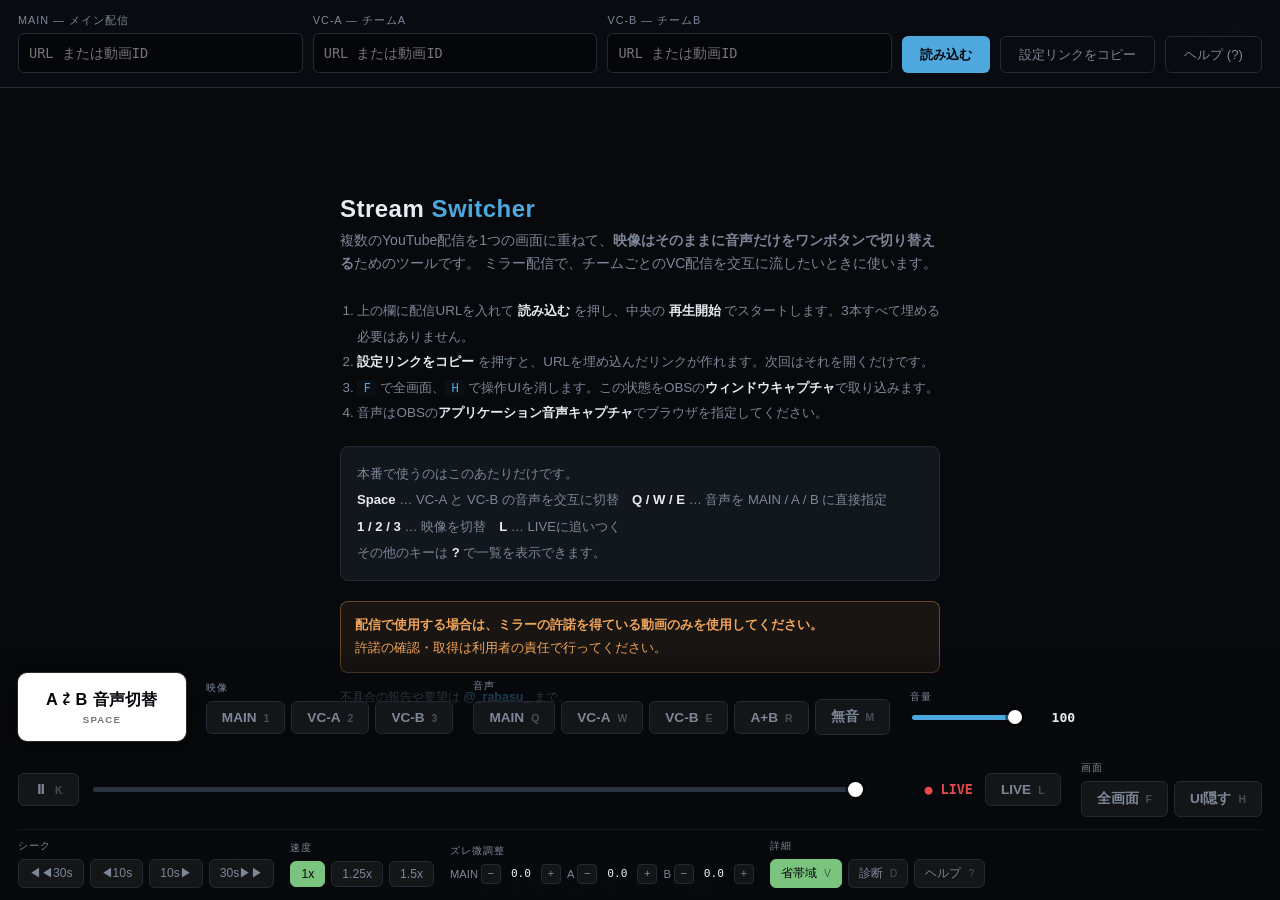
<file: index.html>
<!DOCTYPE html>
<html lang="ja">
<head>
<meta charset="UTF-8">
<meta name="viewport" content="width=device-width, initial-scale=1.0">
<meta name="referrer" content="strict-origin-when-cross-origin">
<title>Stream Switcher — 複数配信の音声切替コンソール</title>
<link rel="stylesheet" href="stream-switcher.css">
</head>
<body>

<div id="stage">
  <div class="layer" id="layer-main"><div id="p-main"></div></div>
  <div class="layer" id="layer-a"><div id="p-a"></div></div>
  <div class="layer" id="layer-b"><div id="p-b"></div></div>
</div>

<div id="diag"></div>
<div id="shield"></div>
<div id="focusWarn">キーボード操作が外れています — クリックで復帰</div>

<div id="startGate" class="hidden" aria-hidden="true">
  <button type="button" id="startPlay">
    <span class="playIcon" aria-hidden="true">▶</span>
    <span class="playLabel">再生開始</span>
    <small>MAIN の LIVE から、映像と音声を開始します</small>
  </button>
</div>

<div id="splash">
  <div class="card">
    <h2>Stream <span>Switcher</span></h2>
    <p class="lead">
      複数のYouTube配信を1つの画面に重ねて、<b>映像はそのままに音声だけをワンボタンで切り替える</b>ためのツールです。
      ミラー配信で、チームごとのVC配信を交互に流したいときに使います。
    </p>
    <ol>
      <li>上の欄に配信URLを入れて <b>読み込む</b> を押し、中央の <b>再生開始</b> でスタートします。3本すべて埋める必要はありません。</li>
      <li><b>設定リンクをコピー</b> を押すと、URLを埋め込んだリンクが作れます。次回はそれを開くだけです。</li>
      <li><code>F</code> で全画面、<code>H</code> で操作UIを消します。この状態をOBSの<b>ウィンドウキャプチャ</b>で取り込みます。</li>
      <li>音声はOBSの<b>アプリケーション音声キャプチャ</b>でブラウザを指定してください。</li>
    </ol>
    <div class="kbdline">
      本番で使うのはこのあたりだけです。<br>
      <b>Space</b> … VC-A と VC-B の音声を交互に切替　<b>Q / W / E</b> … 音声を MAIN / A / B に直接指定<br>
      <b>1 / 2 / 3</b> … 映像を切替　<b>L</b> … LIVEに追いつく<br>
      その他のキーは <b>?</b> で一覧を表示できます。
    </div>
    <p class="notice">
      <b>配信で使用する場合は、ミラーの許諾を得ている動画のみを使用してください。</b><br>
      許諾の確認・取得は利用者の責任で行ってください。
    </p>
    <p class="splashContact">
      不具合の報告や要望は
      <a href="https://x.com/_rabasu_" target="_blank" rel="noopener noreferrer">@_rabasu_</a>
      まで。
    </p>
  </div>
</div>

<div id="setup">
  <div class="field">
    <label>MAIN — メイン配信</label>
    <input id="u-main" placeholder="URL または動画ID">
  </div>
  <div class="field">
    <label>VC-A — チームA</label>
    <input id="u-a" placeholder="URL または動画ID">
  </div>
  <div class="field">
    <label>VC-B — チームB</label>
    <input id="u-b" placeholder="URL または動画ID">
  </div>
  <button id="load">読み込む</button>
  <button class="ghost" id="copylink">設定リンクをコピー</button>
  <button class="ghost" id="helpbtn">ヘルプ (?)</button>
</div>

<div id="nowAudio"><span class="dot"></span><span id="audioLabel">MAIN 音声</span></div>

<div id="bar">
  <!-- よく使う操作 -->
  <div class="primaryRow">
    <button id="swap">A ⇄ B 音声切替<small>SPACE</small></button>

    <div class="group">
      <span>映像</span>
      <div class="row" id="videoRow">
        <button class="pill" data-vid="main" data-k="main">MAIN<kbd>1</kbd></button>
        <button class="pill" data-vid="a" data-k="a">VC-A<kbd>2</kbd></button>
        <button class="pill" data-vid="b" data-k="b">VC-B<kbd>3</kbd></button>
      </div>
    </div>

    <div class="group">
      <span>音声</span>
      <div class="row" id="audioRow">
        <button class="pill" data-aud="main" data-k="main">MAIN<kbd>Q</kbd></button>
        <button class="pill" data-aud="a" data-k="a">VC-A<kbd>W</kbd></button>
        <button class="pill" data-aud="b" data-k="b">VC-B<kbd>E</kbd></button>
        <button class="pill" data-aud="both" data-k="both">A+B<kbd>R</kbd></button>
        <button class="pill" data-aud="none" data-k="none">無音<kbd>M</kbd></button>
      </div>
    </div>

    <div class="group">
      <span>音量</span>
      <div class="row" id="volWrap">
        <input type="range" id="vol" min="0" max="100" value="100" step="1">
        <span id="volLabel">100</span>
      </div>
    </div>

    <div id="timeline">
      <button class="pill" id="playpause">⏸<kbd>K</kbd></button>
      <input type="range" id="scrub" min="0" max="600" value="600" step="1">
      <span id="offsetLabel" class="live">● LIVE</span>
      <button class="pill" id="golive">LIVE<kbd>L</kbd></button>
    </div>

    <div class="group">
      <span>画面</span>
      <div class="row">
        <button class="pill" id="fs">全画面<kbd>F</kbd></button>
        <button class="pill" id="toggleui">UI隠す<kbd>H</kbd></button>
      </div>
    </div>
  </div>

  <!-- 初期設定・調整用 -->
  <div class="secondaryRow">
    <div class="group">
      <span>シーク</span>
      <div class="row">
        <button class="pill" data-seek="30">◀◀30s</button>
        <button class="pill" data-seek="10">◀10s</button>
        <button class="pill" data-seek="-10">10s▶</button>
        <button class="pill" data-seek="-30">30s▶▶</button>
      </div>
    </div>
    <div class="group">
      <span>速度</span>
      <div class="row" id="rateRow">
        <button class="pill on" data-rate="1" data-k="both">1x</button>
        <button class="pill" data-rate="1.25" data-k="both">1.25x</button>
        <button class="pill" data-rate="1.5" data-k="both">1.5x</button>
      </div>
    </div>
    <div class="group">
      <span>ズレ微調整</span>
      <div class="row">
        <span class="trim">MAIN<button data-trim="main" data-d="-0.5">−</button><var id="tr-main">0.0</var><button data-trim="main" data-d="0.5">+</button></span>
        <span class="trim">A<button data-trim="a" data-d="-0.5">−</button><var id="tr-a">0.0</var><button data-trim="a" data-d="0.5">+</button></span>
        <span class="trim">B<button data-trim="b" data-d="-0.5">−</button><var id="tr-b">0.0</var><button data-trim="b" data-d="0.5">+</button></span>
      </div>
    </div>
    <div class="group">
      <span>詳細</span>
      <div class="row">
        <button class="pill on" id="eco" data-k="both">省帯域<kbd>V</kbd></button>
        <button class="pill" id="diagbtn" data-k="both">診断<kbd>D</kbd></button>
        <button class="pill" id="helpbtn2">ヘルプ<kbd>?</kbd></button>
      </div>
    </div>
  </div>
</div>

<div id="hint">Space:音声切替　1/2/3:映像　L:LIVE　F:全画面　H:UI　?:ヘルプ</div>

<div id="help">
  <button class="close" id="helpclose">ヘルプを閉じる (?)</button>
  <div class="inner">
    <h3>キーボードショートカット</h3>
    <table>
      <tr><th colspan="2">本番中に使うもの</th></tr>
      <tr><td>Space</td><td>VC-A と VC-B の音声を交互に切り替える（映像は動きません）。MAIN や無音のときは VC-A に入ります</td></tr>
      <tr><td>Q / W / E</td><td>音声を MAIN / VC-A / VC-B に直接指定する</td></tr>
      <tr><td>M</td><td>すべて無音にする</td></tr>
      <tr><td>1 / 2 / 3</td><td>映像を MAIN / VC-A / VC-B に切り替える（音声は動きません）</td></tr>
      <tr><td>↑ ↓</td><td>全体音量を 5 ずつ増減（Shift併用で 1 ずつ）</td></tr>
      <tr><td>L</td><td>LIVE の最先端に戻って再生を再開する</td></tr>

      <tr><th colspan="2">見返す</th></tr>
      <tr><td>K</td><td>3本まとめて一時停止 / 再開</td></tr>
      <tr><td>← →</td><td>10秒 戻る / 進む（3本同時）</td></tr>
      <tr><td>Shift + ← →</td><td>30秒 戻る / 進む</td></tr>

      <tr><th colspan="2">画面と調整</th></tr>
      <tr><td>R</td><td>VC-A と VC-B を同時に流す</td></tr>
      <tr><td>F</td><td>全画面。キャプチャ時はこの状態を推奨します</td></tr>
      <tr><td>H</td><td>操作UIの表示 / 非表示。配信に映さないため本番前に消します</td></tr>
      <tr><td>V</td><td>省帯域モード。背面の配信を低解像度で受信して前面に帯域を回します</td></tr>
      <tr><td>D</td><td>診断パネル。画質が悪いときの切り分けに使います</td></tr>
      <tr><td>?</td><td>このヘルプ</td></tr>
    </table>
    <p class="contact">
      配信で使用する場合は、ミラーの許諾を得ている動画のみを使用してください。許諾の確認・取得は利用者の責任で行ってください。<br><br>
      不具合の報告や要望は
      <a href="https://x.com/_rabasu_" target="_blank" rel="noopener noreferrer">@_rabasu_</a>
      まで。<br>
      画質や再生がおかしいときは、<b>D</b> キーで診断パネルを開いて、その数値を添えてもらえると助かります。
    </p>
  </div>
</div>

<script src="stream-switcher.js"></script>
</body>
</html>
</file>
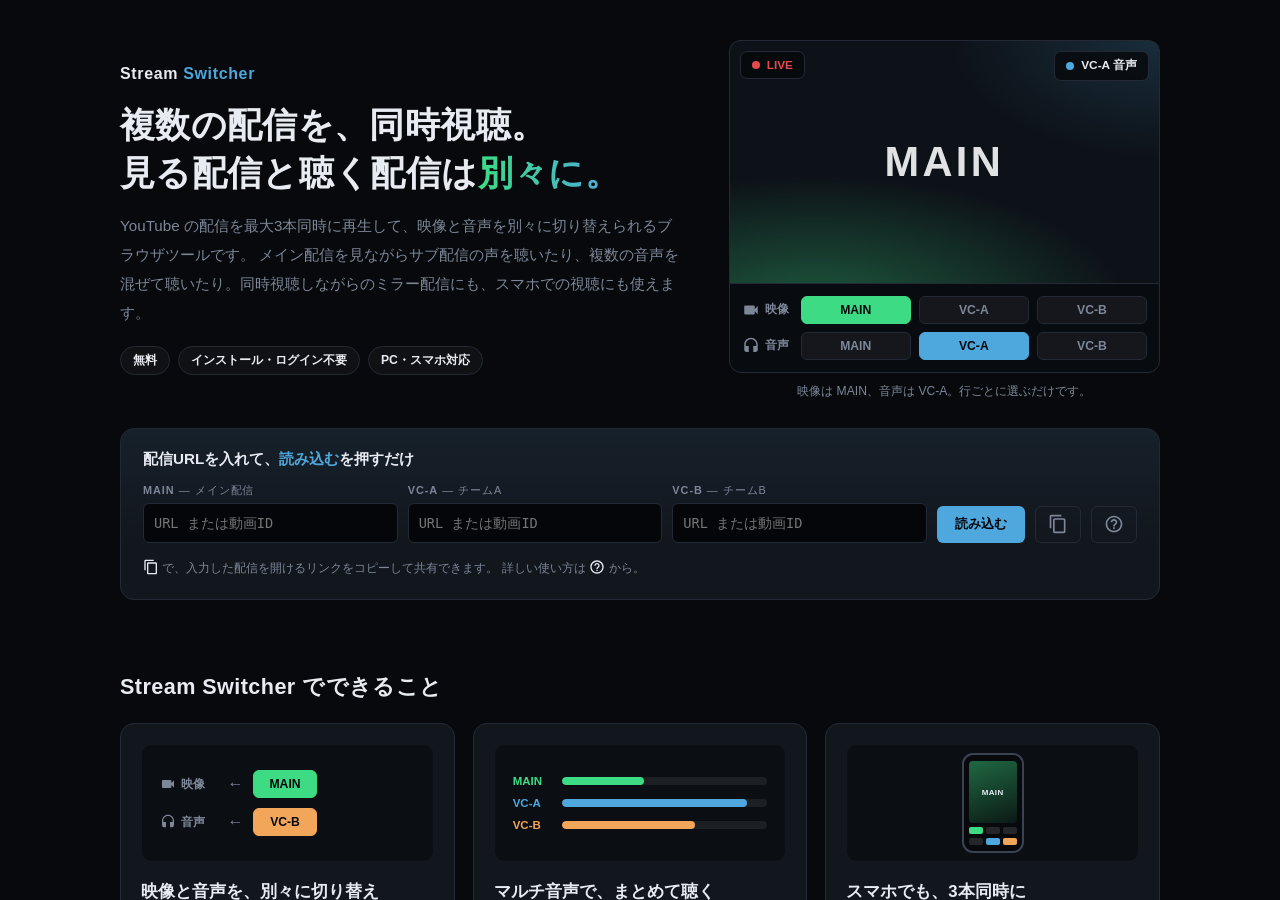
<file: public/index.html>
<!DOCTYPE html>
<html lang="ja">
<head>
<meta charset="UTF-8">
<meta name="viewport" content="width=device-width, initial-scale=1.0, viewport-fit=cover">
<meta name="referrer" content="strict-origin-when-cross-origin">
<title>Stream Switcher｜YouTube複数配信の同時視聴・音声切り替えツール</title>
<meta name="description" content="YouTubeの配信を最大3本同時に再生して、映像と音声を別々に切り替えられるブラウザツール。メインとサブの同時視聴や、同時視聴しながらのミラー配信に。マルチ音声やスマホにも対応。無料・インストール不要。">
<link rel="canonical" href="https://switcher.rabasu.net/">
<link rel="icon" href="/favicon.svg" type="image/svg+xml">

<meta property="og:type" content="website">
<meta property="og:site_name" content="Stream Switcher">
<meta property="og:locale" content="ja_JP">
<meta property="og:url" content="https://switcher.rabasu.net/">
<meta property="og:title" content="Stream Switcher｜YouTube複数配信の同時視聴・音声切り替えツール">
<meta property="og:description" content="YouTubeの配信を最大3本同時に再生して、映像と音声を別々に切り替えられるブラウザツール。メインとサブの同時視聴や、同時視聴しながらのミラー配信に。マルチ音声やスマホにも対応。無料・インストール不要。">
<meta property="og:image" content="https://switcher.rabasu.net/og.png">
<meta property="og:image:width" content="1200">
<meta property="og:image:height" content="630">
<meta property="og:image:alt" content="映像と音声を別々に切り替える操作バーのイメージ">
<meta name="twitter:card" content="summary_large_image">
<meta name="twitter:creator" content="@_rabasu_">

<link rel="stylesheet" href="stream-switcher.css">
<script type="application/ld+json">
{
  "@context": "https://schema.org",
  "@type": "WebApplication",
  "name": "Stream Switcher",
  "url": "https://switcher.rabasu.net/",
  "description": "YouTubeの配信を最大3本同時に再生して、映像と音声を別々に切り替えられるブラウザツール。メインとサブの同時視聴や、同時視聴しながらのミラー配信に。マルチ音声やスマホにも対応。無料・インストール不要。",
  "applicationCategory": "MultimediaApplication",
  "operatingSystem": "Web",
  "browserRequirements": "JavaScript が必要です",
  "inLanguage": "ja",
  "isAccessibleForFree": true,
  "offers": { "@type": "Offer", "price": "0", "priceCurrency": "JPY" },
  "author": { "@type": "Person", "name": "rabasu", "url": "https://x.com/_rabasu_" }
}
</script>
</head>
<body>

<div id="stage">
  <div class="layer" id="layer-main"><div id="p-main"></div></div>
  <div class="layer" id="layer-a"><div id="p-a"></div></div>
  <div class="layer" id="layer-b"><div id="p-b"></div></div>
</div>

<div id="diag"></div>
<div id="shield"></div>
<div id="splash">
  <div class="card">
    <!-- 導入画面は LP を兼ねる。初見で「何ができるか」が分かるよう、
         キャッチ → 入力 → 強み → 使い方 → 用途 → 注意 の順に並べる -->
    <header class="hero">
      <div class="heroCopy">
        <p class="brand">Stream <span>Switcher</span></p>
        <h1>複数の配信を、同時視聴。<br>見る配信と聴く配信は<em>別々に。</em></h1>
        <p class="lead">
          YouTube の配信を最大3本同時に再生して、映像と音声を別々に切り替えられるブラウザツールです。
          メイン配信を見ながらサブ配信の声を聴いたり、複数の音声を混ぜて聴いたり。同時視聴しながらのミラー配信にも、スマホでの視聴にも使えます。
        </p>
        <ul class="badges">
          <li>無料</li>
          <li>インストール・ログイン不要</li>
          <li>PC・スマホ対応</li>
        </ul>
      </div>

      <figure class="heroMock" aria-hidden="true">
        <div class="mockScreen">
          <span class="mockNow"><i class="mDot a"></i>VC-A 音声</span>
          <span class="mockBig">MAIN</span>
          <span class="mockLive"><i class="mDot live"></i>LIVE</span>
        </div>
        <div class="mockBar">
          <span class="mockLabel"><svg viewBox="0 0 24 24" width="18" height="18"><path fill="currentColor" d="M17 10.5V7c0-.55-.45-1-1-1H4c-.55 0-1 .45-1 1v10c0 .55.45 1 1 1h12c.55 0 1-.45 1-1v-3.5l4 4v-11l-4 4z"/></svg>映像</span>
          <span class="mp on main">MAIN</span><span class="mp">VC-A</span><span class="mp">VC-B</span>
          <span class="mockLabel"><svg viewBox="0 0 24 24" width="18" height="18"><path fill="currentColor" d="M12 1c-4.97 0-9 4.03-9 9v7c0 1.66 1.34 3 3 3h3v-8H5v-2c0-3.87 3.13-7 7-7s7 3.13 7 7v2h-4v8h3c1.66 0 3-1.34 3-3v-7c0-4.97-4.03-9-9-9z"/></svg>音声</span>
          <span class="mp">MAIN</span><span class="mp on a">VC-A</span><span class="mp">VC-B</span>
        </div>
        <figcaption>映像は MAIN、音声は VC-A。行ごとに選ぶだけです。</figcaption>
      </figure>

      <div class="heroForm">
        <p class="formTitle">配信URLを入れて、<b>読み込む</b>を押すだけ</p>
        <div id="setupSlot"></div>
        <p class="formNote">
          <span class="inlineIcon"><svg viewBox="0 0 24 24" width="16" height="16" aria-hidden="true"><path fill="currentColor" d="M16 1H4c-1.1 0-2 .9-2 2v14h2V3h12V1zm3 4H8c-1.1 0-2 .9-2 2v14c0 1.1.9 2 2 2h11c1.1 0 2-.9 2-2V7c0-1.1-.9-2-2-2zm0 16H8V7h11v14z"/></svg></span> で、入力した配信を開けるリンクをコピーして共有できます。
          詳しい使い方は <span class="inlineIcon"><svg viewBox="0 0 24 24" width="16" height="16" aria-hidden="true"><path fill="currentColor" d="M11 18h2v-2h-2v2zm1-16C6.48 2 2 6.48 2 12s4.48 10 10 10 10-4.48 10-10S17.52 2 12 2zm0 18c-4.41 0-8-3.59-8-8s3.59-8 8-8 8 3.59 8 8-3.59 8-8 8zm0-14c-2.21 0-4 1.79-4 4h2c0-1.1.9-2 2-2s2 .9 2 2c0 2-3 1.75-3 5h2c0-2.25 3-2.5 3-5 0-2.21-1.79-4-4-4z"/></svg></span> から。
        </p>
      </div>
    </header>

    <section class="lpSec" aria-labelledby="featTitle">
      <h2 id="featTitle" class="secTitle">Stream Switcher でできること</h2>
      <div class="features">
        <article class="feature">
          <div class="featVisual" aria-hidden="true">
            <div class="fvRoute"><span class="fvKey"><svg viewBox="0 0 24 24" width="16" height="16"><path fill="currentColor" d="M17 10.5V7c0-.55-.45-1-1-1H4c-.55 0-1 .45-1 1v10c0 .55.45 1 1 1h12c.55 0 1-.45 1-1v-3.5l4 4v-11l-4 4z"/></svg>映像</span><span class="fvArrow">←</span><span class="mp on main">MAIN</span></div>
            <div class="fvRoute"><span class="fvKey"><svg viewBox="0 0 24 24" width="16" height="16"><path fill="currentColor" d="M12 1c-4.97 0-9 4.03-9 9v7c0 1.66 1.34 3 3 3h3v-8H5v-2c0-3.87 3.13-7 7-7s7 3.13 7 7v2h-4v8h3c1.66 0 3-1.34 3-3v-7c0-4.97-4.03-9-9-9z"/></svg>音声</span><span class="fvArrow">←</span><span class="mp on b">VC-B</span></div>
          </div>
          <h3>映像と音声を、別々に切り替え</h3>
          <p>メイン配信の映像はそのままに、聴く声だけをチームVCへ。3本とも裏で再生し続けるので、切り替えは一瞬です。PC なら <kbd>Space</kbd> キー1つで2本を行き来できます。</p>
        </article>

        <article class="feature">
          <div class="featVisual" aria-hidden="true">
            <div class="fvMix"><span class="fvName main">MAIN</span><span class="fvMeter"><i class="lv40 main"></i></span></div>
            <div class="fvMix"><span class="fvName a">VC-A</span><span class="fvMeter"><i class="lv90 a"></i></span></div>
            <div class="fvMix"><span class="fvName b">VC-B</span><span class="fvMeter"><i class="lv65 b"></i></span></div>
          </div>
          <h3>マルチ音声で、まとめて聴く</h3>
          <p>最大3本の音声を同時に鳴らせます。音量は配信ごとに覚えるので「実況は小さめ、VC は大きめ」のような聴き方もできます。</p>
        </article>

        <article class="feature">
          <div class="featVisual" aria-hidden="true">
            <div class="fvPhone">
              <div class="fvPhoneScreen"><span>MAIN</span></div>
              <div class="fvPhoneBar"><i class="main"></i><i></i><i></i></div>
              <div class="fvPhoneBar"><i></i><i class="a"></i><i class="b"></i></div>
            </div>
          </div>
          <h3>スマホでも、3本同時に</h3>
          <p>アプリを行き来しなくても、ブラウザひとつで最大3本を同時再生。タップで映像・音声を切り替え、横向きにすれば映像を大きく見られます。</p>
        </article>
      </div>

      <ul class="subFeatures">
        <li>
          <h3>まとめて巻き戻し</h3>
          <p>見逃した場面を、3本そろって10秒・30秒戻せます。アーカイブにも対応。</p>
        </li>
        <li>
          <h3>配信ごとのズレを調整</h3>
          <p>映像を並べて見比べ、配信ごとの遅れを揃えられます。</p>
        </li>
        <li>
          <h3>リンクで共有</h3>
          <p>配信URL入りのリンクを作れば、開くだけで同じ組み合わせから始まります。</p>
        </li>
        <li>
          <h3>キーボードで素早く</h3>
          <p>映像は 1/2/3、音声は Q/W/E。<span class="kbOnly">一覧は ? キーで。</span><span class="touchOnly">PC で使うと便利です。</span></p>
        </li>
      </ul>
    </section>

    <section class="lpSec" aria-labelledby="stepsTitle">
      <h2 id="stepsTitle" class="secTitle">使い方</h2>
      <ol class="steps">
        <li><b>配信URLを入れる</b><span>見たい配信を最大3本。URL でも動画IDでも構いません。</span></li>
        <li><b>読み込む</b><span>すべての配信が同時に再生されます。</span></li>
        <li><b>下の操作バーで切り替える</b><span>上の行で映像、下の行で音声を選びます。</span></li>
      </ol>
    </section>

    <section class="lpSec" aria-labelledby="useTitle">
      <h2 id="useTitle" class="secTitle">こんなときに</h2>
      <ul class="useCases">
        <li><b>同時視聴配信（ミラー配信）</b><span>メイン配信とチームVCを切り替えながら、視聴者と一緒に同時視聴。全画面にすればそのままキャプチャできます（許諾は下の注意を参照）</span></li>
        <li><b>メインとサブを同時視聴</b><span>大会・企画のメイン配信を見ながら、推しのチームや別視点のサブ配信の声を聴く</span></li>
        <li><b>見逃した場面の見返し</b><span>3本まとめて巻き戻して、それぞれの視点からもう一度見る</span></li>
      </ul>
    </section>

    <footer class="lpFoot">
      <h2 class="footTitle">注意</h2>
      <ul>
        <li>配信で使用する場合は、ミラーの許諾を得ている動画のみを使用してください。配信元への許諾の確認・取得は利用者の責任で行ってください。</li>
        <li>配信を最大3本まで同時に受信します。スマートフォンのモバイル回線では通信量にご注意ください。</li>
      </ul>
      <p class="splashContact">
        不具合の報告や要望は
        <a href="https://x.com/_rabasu_" target="_blank" rel="noopener noreferrer">@_rabasu_</a>
        まで。
      </p>
    </footer>
  </div>
</div>

<div id="setupAnchor" hidden></div>
<!-- 映像の中央に出す操作。再生 / 一時停止と、その左右に 10秒送り。
     出す条件は3つとも同じ（PC はカーソルが映像上にあるあいだ、タッチは
     画面を触ってから少しのあいだ）。10秒送りは data-seek なので、
     まとめてシークの ON/OFF も巻き戻せない配信の判定もそのまま効く -->
<div id="centerControls">
<button type="button" id="back10" class="centerCtl" data-seek="10" title="10秒戻る (←)" aria-label="10秒戻る">
  <svg viewBox="0 0 24 24" aria-hidden="true"><path fill="currentColor" d="M12 5V1L7 6l5 5V7c3.31 0 6 2.69 6 6s-2.69 6-6 6-6-2.69-6-6H4c0 4.42 3.58 8 8 8s8-3.58 8-8-3.58-8-8-8z"/></svg>
  <span class="ctlNum">10</span>
</button>
<button type="button" id="centerBtn" class="centerCtl" title="一時停止 (K)" aria-label="一時停止">
  <svg class="iconPause" viewBox="0 0 24 24" width="30" height="30" aria-hidden="true"><path fill="currentColor" d="M6 5h4v14H6zM14 5h4v14h-4z"/></svg>
  <svg class="iconPlay" viewBox="0 0 24 24" width="30" height="30" aria-hidden="true"><path fill="currentColor" d="M8 5v14l11-7z"/></svg>
</button>
<button type="button" id="fwd10" class="centerCtl" data-seek="-10" title="10秒進む (→)" aria-label="10秒進む">
  <svg viewBox="0 0 24 24" aria-hidden="true"><path fill="currentColor" d="M18 13c0 3.31-2.69 6-6 6s-6-2.69-6-6 2.69-6 6-6v4l5-5-5-5v4c-4.42 0-8 3.58-8 8s3.58 8 8 8 8-3.58 8-8h-2z"/></svg>
  <span class="ctlNum">10</span>
</button>
</div>

<!-- 共有URLから開くと自動再生のため無音で始まる。押せば解決するチップを
     操作バーの上に出す。チップを押すか、音声を選べば解ける -->
<button type="button" id="unmuteChip" hidden>
  <svg class="chipIcon" viewBox="0 0 24 24" width="18" height="18" aria-hidden="true"><path fill="currentColor" d="M3 9v6h4l5 5V4L7 9H3zm13.5 3-2.7-2.7 1.4-1.4 2.7 2.7 2.8-2.7 1.4 1.4-2.7 2.7 2.7 2.8-1.4 1.4-2.8-2.7-2.7 2.7-1.4-1.4L16.5 12z"/></svg>
  <span>ミュート解除</span>
</button>

<!-- 配信が終わったことを映像の上に出す。巻き戻せるかどうかとは関係なく出し、
     シークバーに触れたら消える -->
<div id="endedNote" role="status" hidden>配信は終了しました</div>

<div id="loading" hidden>
  <div class="spinner" aria-hidden="true"></div>
  <p>配信を読み込んでいます…</p>
</div>

<div id="setup">
  <div class="field">
    <label><b>MAIN</b><span class="labelSub"> — メイン配信</span></label>
    <input id="u-main" placeholder="URL または動画ID">
  </div>
  <div class="field">
    <label><b>VC-A</b><span class="labelSub"> — チームA</span></label>
    <input id="u-a" placeholder="URL または動画ID">
  </div>
  <div class="field">
    <label><b>VC-B</b><span class="labelSub"> — チームB</span></label>
    <input id="u-b" placeholder="URL または動画ID">
  </div>
  <button id="load">読み込む</button>
  <button class="ghost" id="copylink" title="設定リンクをコピー" aria-label="設定リンクをコピー"><svg class="btnIcon iconCopy" viewBox="0 0 24 24" width="20" height="20" aria-hidden="true"><path fill="currentColor" d="M16 1H4c-1.1 0-2 .9-2 2v14h2V3h12V1zm3 4H8c-1.1 0-2 .9-2 2v14c0 1.1.9 2 2 2h11c1.1 0 2-.9 2-2V7c0-1.1-.9-2-2-2zm0 16H8V7h11v14z"/></svg><svg class="btnIcon iconDone" viewBox="0 0 24 24" width="20" height="20" aria-hidden="true"><path fill="currentColor" d="M9 16.17 4.83 12l-1.42 1.41L9 19 21 7l-1.41-1.41z"/></svg></button>
  <button class="ghost" id="helpbtn" title="ヘルプ (?)" aria-label="ヘルプ"><svg class="btnIcon" viewBox="0 0 24 24" width="20" height="20" aria-hidden="true"><path fill="currentColor" d="M11 18h2v-2h-2v2zm1-16C6.48 2 2 6.48 2 12s4.48 10 10 10 10-4.48 10-10S17.52 2 12 2zm0 18c-4.41 0-8-3.59-8-8s3.59-8 8-8 8 3.59 8 8-3.59 8-8 8zm0-14c-2.21 0-4 1.79-4 4h2c0-1.1.9-2 2-2s2 .9 2 2c0 2-3 1.75-3 5h2c0-2.25 3-2.5 3-5 0-2.21-1.79-4-4-4z"/></svg></button>
</div>

<div id="nowAudio"><span class="dot"></span><span id="audioLabel">MAIN 音声</span></div>

<div id="bottomChrome">
<!-- エラー表示専用。空のときは出ない（#hint:empty） -->
<div id="hint"></div>

<button type="button" id="fsBtn" title="全画面 (F)" aria-label="全画面">
  <svg class="fsEnter" viewBox="0 0 24 24" width="22" height="22" aria-hidden="true">
    <path fill="currentColor" d="M7 14H5v5h5v-2H7v-3zm-2-4h2V7h3V5H5v5zm12 7h-3v2h5v-5h-2v3zM14 5v2h3v3h2V5h-5z"/>
  </svg>
  <svg class="fsExit" viewBox="0 0 24 24" width="22" height="22" aria-hidden="true">
    <path fill="currentColor" d="M5 16h3v3h2v-5H5v2zm3-8H5v2h5V5H8v3zm6 11h2v-3h3v-2h-5v5zm2-11V5h-2v5h5V8h-3z"/>
  </svg>
</button>

<button type="button" id="chromeBtn" title="操作パネルを隠す" aria-label="操作パネルを隠す">
  <svg viewBox="0 0 24 24" width="22" height="22" aria-hidden="true">
    <path fill="currentColor" d="M7.4 8.6 12 13.2l4.6-4.6L18 10l-6 6-6-6z"/>
  </svg>
</button>

<div id="bar">
  <!-- 上段=映像 / 下段=音声。MAIN・VC-A・VC-B の縦軸をグリッドで揃える -->
  <div class="barGrid">
    <span class="barLabel" title="映像"><svg viewBox="0 0 24 24" width="19" height="19" aria-hidden="true"><path fill="currentColor" d="M17 10.5V7c0-.55-.45-1-1-1H4c-.55 0-1 .45-1 1v10c0 .55.45 1 1 1h12c.55 0 1-.45 1-1v-3.5l4 4v-11l-4 4z"/></svg><span class="srOnly">映像</span></span>
    <button class="pill srcBtn" data-vid="main" data-k="main">MAIN<kbd>1</kbd></button>
    <button class="pill srcBtn" data-vid="a" data-k="a">VC-A<kbd>2</kbd></button>
    <button class="pill srcBtn" data-vid="b" data-k="b">VC-B<kbd>3</kbd></button>
    <div class="barTail" id="videoTail">
      <!-- ズレを付けているあいだだけ出る、動画ごとのシークバー。
           1本ずつ頭出しでき、連動 ON なら一緒に動くのが目に見える -->
      <div id="multiScrub" hidden>
        <div class="msRow" data-ms="main" hidden>
          <span class="msLabel">MAIN</span>
          <input type="range" min="0" max="600" value="0" step="1" aria-label="MAIN の再生位置">
          <span class="msTime"></span>
        </div>
        <div class="msRow" data-ms="a" hidden>
          <span class="msLabel">VC-A</span>
          <input type="range" min="0" max="600" value="0" step="1" aria-label="VC-A の再生位置">
          <span class="msTime"></span>
        </div>
        <div class="msRow" data-ms="b" hidden>
          <span class="msLabel">VC-B</span>
          <input type="range" min="0" max="600" value="0" step="1" aria-label="VC-B の再生位置">
          <span class="msTime"></span>
        </div>
      </div>
      <div id="timeline">
        <button type="button" id="playBtn" title="一時停止 (K)" aria-label="一時停止">
          <svg class="iconPause" viewBox="0 0 24 24" width="20" height="20" aria-hidden="true"><path fill="currentColor" d="M6 5h4v14H6zM14 5h4v14h-4z"/></svg>
          <svg class="iconPlay" viewBox="0 0 24 24" width="20" height="20" aria-hidden="true"><path fill="currentColor" d="M8 5v14l11-7z"/></svg>
        </button>
        <!-- OFF にすると、シークは今映しているものだけに効く。動画ごとに
             開始時刻が違うアーカイブの頭出しに使う。シークバーの幅を取りたい
             ので、再生ボタンの隣にアイコンだけで置く -->
        <button type="button" id="groupSeek" aria-pressed="true" aria-label="まとめてシーク">
          <svg class="iconLink" viewBox="0 0 24 24" width="20" height="20" aria-hidden="true"><path fill="currentColor" d="M3.9 12c0-1.71 1.39-3.1 3.1-3.1h4V7H7c-2.76 0-5 2.24-5 5s2.24 5 5 5h4v-1.9H7c-1.71 0-3.1-1.39-3.1-3.1zM8 13h8v-2H8v2zm9-6h-4v1.9h4c1.71 0 3.1 1.39 3.1 3.1s-1.39 3.1-3.1 3.1h-4V17h4c2.76 0 5-2.24 5-5s-2.24-5-5-5z"/></svg>
          <svg class="iconLinkOff" viewBox="0 0 24 24" width="20" height="20" aria-hidden="true"><path fill="currentColor" d="M17 7h-4v1.9h4c1.71 0 3.1 1.39 3.1 3.1 0 1.43-.98 2.63-2.31 2.98l1.46 1.46C21.88 15.61 23 13.95 23 12c0-2.76-2.24-5-5-5zm-1.81 4H16v2h-.81l-2-2zM2 4.27l3.11 3.11C3.29 8.12 2 9.91 2 12c0 2.76 2.24 5 5 5h4v-1.9H7c-1.71 0-3.1-1.39-3.1-3.1 0-1.59 1.21-2.9 2.76-3.07L8.73 11H8v2h2.73L13 15.27V17h1.73l4.01 4L20 19.74 3.27 3 2 4.27z"/></svg>
        </button>
        <input type="range" id="scrub" min="0" max="600" value="600" step="1">
        <!-- アーカイブ（動画）のときだけ出す、経過 / 全体の時間 -->
        <span id="posLabel" hidden></span>
        <button class="pill live" id="golive" title="LIVEの最先端へ (L)">
          <span class="liveDot" aria-hidden="true"></span><span id="offsetLabel">LIVE</span><kbd>L</kbd>
        </button>
      </div>
    </div>

    <span class="barLabel" id="labelAudio" title="音声"><svg viewBox="0 0 24 24" width="19" height="19" aria-hidden="true"><path fill="currentColor" d="M12 1c-4.97 0-9 4.03-9 9v7c0 1.66 1.34 3 3 3h3v-8H5v-2c0-3.87 3.13-7 7-7s7 3.13 7 7v2h-4v8h3c1.66 0 3-1.34 3-3v-7c0-4.97-4.03-9-9-9z"/></svg><span class="srOnly">音声</span></span>
    <button class="pill srcBtn" data-aud="main" data-k="main">MAIN<kbd>Q</kbd></button>
    <button class="pill srcBtn" data-aud="a" data-k="a">VC-A<kbd>W</kbd></button>
    <button class="pill srcBtn" data-aud="b" data-k="b">VC-B<kbd>E</kbd></button>
    <div class="barTail" id="audioTail">
      <button type="button" class="switch" id="mix" role="switch" aria-checked="false" aria-label="マルチ音声" title="マルチ音声 OFF (R)"><span>マルチ音声</span><span class="switchTrack" aria-hidden="true"><span class="switchKnob"></span></span></button>
      <div id="swapWrap">
        <button id="swap" title="VC-A ⇄ VC-B を切り替える (Space)"><span id="swapLabel">A ⇄ B</span><small>SPACE</small></button>
        <!-- ボタン右端だけ、行き来する2本を選ぶ自前のメニューを開く。
             それ以外を押したときは今までどおり切り替わる -->
        <button type="button" id="swapCaretBtn" class="swapCaret" aria-haspopup="true" aria-expanded="false" aria-label="Space で行き来する2本を選ぶ">
          <svg viewBox="0 0 24 24" width="14" height="14" aria-hidden="true"><path fill="currentColor" d="M7 10l5 5 5-5z"/></svg>
        </button>
        <div id="swapMenu" class="swapMenu" role="menu" aria-label="Space で行き来する2本" hidden>
          <button type="button" class="swapMenuItem" role="menuitemradio" data-pair="main-a">MAIN ⇄ VC-A</button>
          <button type="button" class="swapMenuItem" role="menuitemradio" data-pair="main-b">MAIN ⇄ VC-B</button>
          <button type="button" class="swapMenuItem" role="menuitemradio" data-pair="a-b">VC-A ⇄ VC-B</button>
        </div>
      </div>
      <button type="button" class="switch" id="linkVideo" role="switch" aria-checked="true" aria-label="Space で映像も切り替える"><span id="linkVideoLabel">音声&amp;映像</span><span class="switchTrack" aria-hidden="true"><span class="switchKnob"></span></span></button>
      <div class="row" id="volWrap">
        <button type="button" id="volMute" title="ミュート (M)" aria-label="ミュート">
          <svg class="iconVolOn" viewBox="0 0 24 24" width="20" height="20" aria-hidden="true"><path fill="currentColor" d="M3 9v6h4l5 5V4L7 9H3zm13.5 3c0-1.77-1.02-3.29-2.5-4.03v8.05c1.48-.73 2.5-2.25 2.5-4.02zM14 3.23v2.06c2.89.86 5 3.54 5 6.71s-2.11 5.85-5 6.71v2.06c4.01-.91 7-4.49 7-8.77s-2.99-7.86-7-8.77z"/></svg>
          <svg class="iconVolOff" viewBox="0 0 24 24" width="20" height="20" aria-hidden="true"><path fill="currentColor" d="M3 9v6h4l5 5V4L7 9H3zm13.5 3-2.7-2.7 1.4-1.4 2.7 2.7 2.8-2.7 1.4 1.4-2.7 2.7 2.7 2.8-1.4 1.4-2.8-2.7-2.7 2.7-1.4-1.4L16.5 12z"/></svg>
        </button>
        <input type="range" id="vol" min="0" max="100" value="100" step="1">
        <span id="volLabel">100</span>
      </div>
      <button class="pill" id="toggleMore" aria-expanded="false" aria-controls="morePanel" aria-label="その他の設定"><span class="pillText">その他</span><svg class="pillIcon" viewBox="0 0 24 24" width="18" height="18" aria-hidden="true"><path fill="currentColor" d="M3 7h11a3 3 0 0 1 6 0h1v2h-1a3 3 0 0 1-6 0H3V7zm0 8h4a3 3 0 0 1 6 0h8v2h-8a3 3 0 0 1-6 0H3v-2z"/></svg><span class="chev" aria-hidden="true">▾</span></button>
    </div>
  </div>

  <!-- あまり使わない調整類。右端の「その他」で開く -->
  <div class="secondaryRow collapsed" id="morePanel" aria-hidden="true">
    <div class="group" id="g-seek">
      <span>シーク</span>
      <div class="row">
        <button class="pill" data-seek="30">◀◀30s</button>
        <button class="pill" data-seek="10">◀10s</button>
        <button class="pill" data-seek="-10">10s▶</button>
        <button class="pill" data-seek="-30">30s▶▶</button>
      </div>
    </div>
    <div class="group">
      <span>速度</span>
      <div class="row" id="rateRow">
        <button class="pill on" data-rate="1" data-k="both">1x</button>
        <button class="pill" data-rate="1.25" data-k="both">1.25x</button>
        <button class="pill" data-rate="1.5" data-k="both">1.5x</button>
      </div>
    </div>
    <div class="group" id="g-trim">
      <span>配信のズレ</span>
      <div class="row">
        <!-- 映像を並べて合わせる画面を開く。隣の ± は、0.5秒 刻みでその場で直す用 -->
        <button class="pill" id="syncOpenBtn"><svg viewBox="0 0 24 24" width="16" height="16" aria-hidden="true"><rect x="3" y="6" width="7.5" height="12" rx="1.5" fill="none" stroke="currentColor" stroke-width="2"/><rect x="13.5" y="6" width="7.5" height="12" rx="1.5" fill="none" stroke="currentColor" stroke-width="2"/></svg>映像ズレ比較＆調整<span class="go" aria-hidden="true">›</span></button>
        <span class="trimSet">
        <span class="trim" data-tv="main">MAIN<button data-trim="main" data-d="-0.5">−</button><var id="tr-main">0.0</var><button data-trim="main" data-d="0.5">+</button></span>
        <span class="trim" data-tv="a">A<button data-trim="a" data-d="-0.5">−</button><var id="tr-a">0.0</var><button data-trim="a" data-d="0.5">+</button></span>
        <span class="trim" data-tv="b">B<button data-trim="b" data-d="-0.5">−</button><var id="tr-b">0.0</var><button data-trim="b" data-d="0.5">+</button></span>
        </span>
      </div>
    </div>
  </div>
</div>
</div>

<!-- 映像ズレ比較＆調整の画面。読み込んだ映像を並べ、1本ずつ止めたりバーで前後させたり
     して場面を揃える。映像そのものは #stage のレイヤーを各セルの枠の上へ
     動かして見せる（iframe を DOM で移すと読み込み直しになるため）。
     セルは JS が作る -->
<div id="syncPanel" role="dialog" aria-modal="true" aria-labelledby="syncTitle" hidden>
  <div class="syncHead">
    <div class="syncHeadText">
      <h2 id="syncTitle">映像ズレ比較＆調整</h2>
      <p>映像ごとに止めたり、バー（30秒）や ± で動かしたりして場面を揃えてください。+ は他の映像に比べて進めます（いちばん進んでいる映像なら他を戻します）。<b>完了</b>を押すと、いちばん進んでいる映像を LIVE にし、他はその差を保ったまま再生します。</p>
    </div>
    <button type="button" id="syncDone">完了</button>
  </div>
  <div id="syncGrid"></div>
</div>

<div id="help">
  <button class="close" id="helpclose" title="ヘルプを閉じる (?)" aria-label="ヘルプを閉じる"><svg class="btnIcon" viewBox="0 0 24 24" width="20" height="20" aria-hidden="true"><path fill="currentColor" d="M19 6.41 17.59 5 12 10.59 6.41 5 5 6.41 10.59 12 5 17.59 6.41 19 12 13.41 17.59 19 19 17.59 13.41 12z"/></svg></button>
  <div class="inner">
    <h3 class="kbOnly">キーボードショートカット</h3>
    <table class="kbOnly">
      <tr><th colspan="2">本番中に使うもの</th></tr>
      <tr><td>Space</td><td>2本を交互に切り替える。既定では映像と音声の両方が動きます。行き来する2本は A ⇄ B ボタン右端の ▾ から選べます（MAIN ⇄ VC-A など）。組の外にいるときは1本目に入ります。マルチ音声が ON のときは、組のうち鳴っているほうだけが入れ替わり、他はそのまま鳴り続けます</td></tr>
      <tr><td>S</td><td>Space で切り替える対象を <b>音声&amp;映像</b> / <b>音声</b> で切り替える（A ⇄ B の右のトグルと同じ）。映像も動かす設定のあいだは、往復のたびに画質が落ちないよう省帯域モードを自動で一時解除します</td></tr>
      <tr><td>Q / W / E</td><td>音声を MAIN / VC-A / VC-B にする。マルチ音声が ON のときは、押すたびに足す / 外すになります。読み込んでいない配信は選べません（ボタンも薄く表示されます）</td></tr>
      <tr><td>M</td><td>音量を 0 にする / 戻す。音声の選択はそのまま残るので、戻すと同じ配信が鳴ります（配信ごとの音量も保たれます）</td></tr>
      <tr><td>1 / 2 / 3</td><td>映像を MAIN / VC-A / VC-B に切り替える（音声は動きません）</td></tr>
      <tr><td>↑ ↓</td><td>今映している配信の音量を 5 ずつ増減（Shift併用で 1 ずつ）。音量は配信ごとに覚えるので、マルチ音声で実況とチームVCを混ぜるときに片方だけ下げられます</td></tr>
      <tr><td>L</td><td>LIVE の最先端に戻る。赤く点灯しているときも押せます（表示が LIVE でも数秒遅れていることがあります）。ズレ微調整で映像どうしの差を付けているあいだは、差を保ったまま全部を同じだけ進め、いちばん進んでいる映像を最先端の 0.5秒手前に置きます。アーカイブ（配信済みの動画）を見ているときは SYNC になり、他の動画を今映している動画と同じ位置へ揃えます</td></tr>

      <tr><th colspan="2">見返す</th></tr>
      <tr><td>K</td><td>3本まとめて一時停止 / 再開。操作バー左の ⏸ ボタン、映像にカーソルを置くと中央に出るボタンでも同じです</td></tr>
      <tr><td>← →</td><td>10秒 戻る / 進む（3本同時）。映像の中央に出る ⟲10 / 10⟳ のボタンでも同じです。配信者が巻き戻しを無効にしている配信は LIVE のまま流れ、戻せる配信だけが動きます（診断パネル D で確認できます）</td></tr>
      <tr><td>Shift + ← →</td><td>30秒 戻る / 進む</td></tr>
      <tr><td>まとめてシーク</td><td>再生ボタンの隣にある鎖のアイコンです。ON のあいだは、シークすると全部が「いまのズレを保ったまま」同じだけ動きます。OFF にすると今映しているものだけが動くので、開始時刻が違うアーカイブを1本ずつ頭出しして揃えられます。揃え終えたら ON に戻して見てください（揃え直したいときは SYNC）</td></tr>

      <tr><th colspan="2">画面と調整</th></tr>
      <tr><td>R</td><td>マルチ音声のオン / オフ。オンのあいだは音声ボタンと Q/W/E が「足す / 外す」になり、最大3本まで混ぜられます（MAIN + VC-A など）。最後の1本は外せません（消すときは M）</td></tr>
      <tr><td>F</td><td>全画面のオン / オフ。キャプチャ時は全画面を推奨します</td></tr>
      <tr><td>V</td><td>省帯域モード。表示していない配信の画質を落として、見ている配信に帯域を回します。Space で映像も切り替えて往復している間は自動で一時解除し、切替直後の画質低下を避けます</td></tr>
      <tr><td>映像ズレ比較＆調整</td><td>「その他」の <b>映像ズレ比較＆調整</b> ボタンで、映像を並べて見比べながら合わせる画面が開きます（映像が2本以上のとき）。ボタンの隣にはいまのズレが秒で出て、− / + で 0.5秒 ずつその場でも直せます。映像ごとに止める / 流す（映像を押しても同じ）ことができ、バーはライブなら30秒前まで、アーカイブなら前後30秒の範囲で再生位置を動かせます。<b>完了</b>を押すと、いちばん進んでいる（LIVE に近い）映像を LIVE にし、他はその差をズレ微調整として保ったまま再生します。アーカイブは位置をそのまま残し、まとめてシークでズレを保ちます</td></tr>
      <tr><td>D</td><td>診断パネル。画質が悪いときの切り分けに使います</td></tr>
      <tr><td>?</td><td>このヘルプ</td></tr>
    </table>
    <h3 class="touchOnly">操作方法</h3>
    <table class="touchOnly">
      <tr><td>映像と音声</td><td>別々に切り替わります。映像の行を押しても音声はそのまま、音声の行を押しても映像はそのままです。読み込んでいない配信のボタンは薄く表示され、押せません</td></tr>
      <tr><td>マルチ音声</td><td>音声の行の右端にあるスイッチです。ONにすると音声ボタンが「切り替え」から「足す / 外す」に変わり、最大3本を混ぜて同時に聴けます（MAIN + VC-A など）。最後の1本は外せません。OFFに戻すと、そのとき鳴っている先頭の1本に絞られます。配信が1本だけのときは押せません</td></tr>
      <tr><td>消音</td><td>端末の音量ボタンで下げてください</td></tr>
      <tr><td>LIVE</td><td>赤く点灯しているときも押せます。少し遅れているときに押すと追いつきます。アーカイブでは SYNC になり、他の動画を今映している動画と同じ位置へ揃えます</td></tr>
      <tr><td>まとめてシーク</td><td>再生ボタンの隣にある鎖のアイコンです。OFF（鎖が切れた赤い絵）にすると今映しているものだけがシークできるので、開始時刻が違うアーカイブを1本ずつ頭出しできます。ON に戻すと、そのズレを保ったまま全部が一緒に動きます</td></tr>
      <tr><td>停止</td><td>シークバー左の ⏸ で止まります。映像を軽く触ると中央にもボタンが出ます</td></tr>
      <tr><td>10秒送り</td><td>映像を軽く触ると、中央のボタンの左右に ⟲10 / 10⟳ が出ます。シークバーでの細かい調整が難しいときに使ってください。まとめてシークが OFF なら、今映しているものだけが動きます</td></tr>
      <tr><td>横画面</td><td>配信URLの変更は縦画面に戻して行ってください</td></tr>
      <tr><td>通信量</td><td>配信を3本まで同時に受信します。モバイル回線ではご注意ください</td></tr>
    </table>

    <p class="contact">
      配信で使用する場合は、ミラーの許諾を得ている動画のみを使用してください。許諾の確認・取得は利用者の責任で行ってください。<br><br>
      不具合の報告や要望は
      <a href="https://x.com/_rabasu_" target="_blank" rel="noopener noreferrer">@_rabasu_</a>
      まで。<span class="kbOnly"><br>画質や再生がおかしいときは、<b>D</b> キーで診断パネルを開いて、その数値を添えてもらえると助かります。</span>
    </p>
  </div>
</div>

<script src="stream-switcher.js"></script>
</body>
</html>
</file>
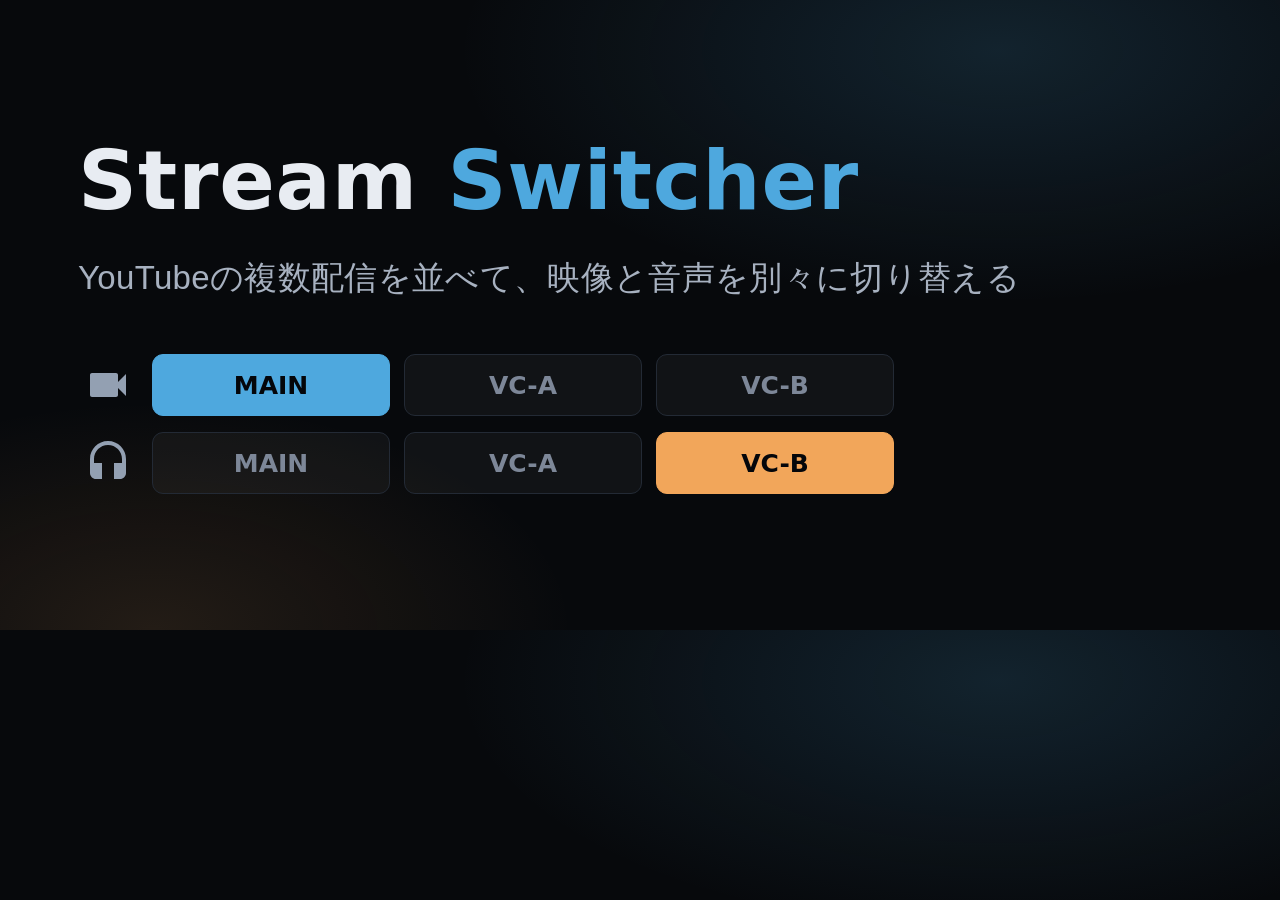
<file: tools/og-image.html>
<!DOCTYPE html>
<html lang="ja">
<head>
<meta charset="utf-8">
<!--
  og.png (1200x630) の版下。1200x630 で開いてそのままスクリーンショットする。
  説明文: Rounded Mplus 1c（丸ゴシック / SIL OFL）
          https://github.com/google/fonts/tree/main/ofl/mplusrounded1c
  UI部分: IPAPGothic（日本語ゴシック。アプリのUIに合わせた素の字面）
  日本語フォントを明示しないと環境によって中国語フォントに落ち、
  「骨」「令」などが中国語字形で描かれるので必ず指定すること。
-->
<style>
*{box-sizing:border-box;margin:0;}
body{
  width:1200px;height:630px;background:#07090c;color:#e8ecf2;
  display:flex;flex-direction:column;justify-content:center;padding:0 78px;
  background-image:radial-gradient(900px 420px at 78% 8%, rgba(78,168,222,.16), transparent 60%),
                   radial-gradient(700px 380px at 12% 100%, rgba(242,166,90,.12), transparent 60%);
}
h1{font-family:"DejaVu Sans",sans-serif;font-size:82px;font-weight:700;letter-spacing:.01em;line-height:1.1;}
h1 span{color:#4ea8de;}
p{
  font-family:"Rounded Mplus 1c","M PLUS Rounded 1c",sans-serif;
  margin-top:26px;font-size:33px;font-weight:500;color:#a7b1c0;line-height:1.6;letter-spacing:.01em;
}
.rows{margin-top:50px;display:flex;flex-direction:column;gap:16px;width:816px;}
.row{display:flex;align-items:center;gap:14px;}
/* 行の見出しは実ページと同じ記号（映像=ビデオ、音声=ヘッドホン）。
   音声にスピーカーを使うと、実ページのミュート（スピーカー×）と
   紛らわしくなるのでヘッドホンにしてある */
.lab{width:60px;display:flex;align-items:center;justify-content:center;color:#93a0b2;}
.lab svg{display:block;}
.pill{
  flex:1;height:62px;border:1px solid #232a35;border-radius:11px;
  display:flex;align-items:center;justify-content:center;
  font-family:"DejaVu Sans",sans-serif;font-size:25px;font-weight:700;
  color:#7d8798;background:rgba(255,255,255,.04);
}
.pill.a{background:#4ea8de;border-color:#4ea8de;color:#04060a;}
.pill.b{background:#f2a65a;border-color:#f2a65a;color:#04060a;}
</style>
</head>
<body>
<h1>Stream <span>Switcher</span></h1>
<p>YouTubeの複数配信を並べて、映像と音声を別々に切り替える</p>
<div class="rows">
  <div class="row"><span class="lab" role="img" aria-label="映像"><svg viewBox="0 0 24 24" width="48" height="48"><path fill="currentColor" d="M17 10.5V7c0-.55-.45-1-1-1H4c-.55 0-1 .45-1 1v10c0 .55.45 1 1 1h12c.55 0 1-.45 1-1v-3.5l4 4v-11l-4 4z"/></svg></span>
    <span class="pill a">MAIN</span><span class="pill">VC-A</span><span class="pill">VC-B</span></div>
  <div class="row"><span class="lab" role="img" aria-label="音声"><svg viewBox="0 0 24 24" width="48" height="48"><path fill="currentColor" d="M12 1c-4.97 0-9 4.03-9 9v7c0 1.66 1.34 3 3 3h3v-8H5v-2c0-3.87 3.13-7 7-7s7 3.13 7 7v2h-4v8h3c1.66 0 3-1.34 3-3v-7c0-4.97-4.03-9-9-9z"/></svg></span>
    <span class="pill">MAIN</span><span class="pill">VC-A</span><span class="pill b">VC-B</span></div>
</div>
</body>
</html>
</file>
<file: stream-switcher.css>
:root{
  --bg:#07090c; --panel:#12161d; --line:#232a35;
  --text:#e8ecf2; --sub:#7d8798;
  --a:#4ea8de; --b:#f2a65a; --main:#8b9aa8; --live:#e5484d; --ok:#7bc47f;
}
*{box-sizing:border-box;}
html,body{margin:0;height:100%;overflow:hidden;background:var(--bg);color:var(--text);
  font-family:"Segoe UI",Hiragino Sans,Meiryo,sans-serif;}

/* ===== ステージ ===== */
#stage{position:fixed;inset:0;background:#000;}
.layer{position:absolute;inset:0;}
.layer iframe{width:100%;height:100%;border:0;display:block;}
.layer.front{z-index:3;}
.layer.back{z-index:1;}
/* 省帯域: 背面は最小サイズまで縮小し低解像度で受信させる（下限200x200px） */
.layer.back.eco{inset:auto;left:0;bottom:0;width:240px;height:200px;}

/* iframeにフォーカスを奪われないようクリックを遮断 */
#shield{position:fixed;inset:0;z-index:5;background:transparent;}

/* ===== 再生開始ゲート（ブラウザ自動再生制限の解除用） ===== */
/* 背景は張らずボタンだけ浮かせる。setup / bar は常に前面で操作可能 */
#startGate{
  position:fixed;inset:0;z-index:12;
  display:flex;align-items:center;justify-content:center;
  padding:130px 24px 260px;
  pointer-events:none;
}
#startGate #startPlay{pointer-events:auto;}
#startGate.hidden{display:none;}
#startPlay{
  display:flex;flex-direction:column;align-items:center;gap:8px;
  min-width:min(340px,90vw);padding:28px 32px 22px;
  border:1px solid rgba(255,255,255,.14);border-radius:16px;
  background:linear-gradient(180deg,#1a2230,#10151d);
  color:var(--text);cursor:pointer;
  box-shadow:0 18px 50px rgba(0,0,0,.55),0 0 0 1px rgba(78,168,222,.18);
  transition:transform .12s,border-color .12s,box-shadow .12s;
}
#startPlay:hover{
  transform:translateY(-1px);
  border-color:rgba(78,168,222,.55);
  box-shadow:0 22px 56px rgba(0,0,0,.6),0 0 0 1px rgba(78,168,222,.35);
}
#startPlay:active{transform:translateY(1px);}
#startPlay .playIcon{
  width:60px;height:60px;border-radius:50%;
  display:flex;align-items:center;justify-content:center;
  background:var(--a);color:#04060a;
  font-size:1.45rem;font-weight:800;padding-left:4px;
  box-shadow:0 8px 28px rgba(78,168,222,.35);
}
#startPlay .playLabel{font-size:1.2rem;font-weight:800;letter-spacing:.04em;}
#startPlay small{font-size:.76rem;color:var(--sub);font-weight:500;line-height:1.5;}

/* ===== 導入画面 ===== */
#splash{
  position:fixed;inset:0;z-index:16;background:#07090c;
  display:flex;align-items:center;justify-content:center;padding:24px;overflow-y:auto;
}
#splash.gone{display:none;}
.card{max-width:600px;width:100%;}
.card h2{margin:0 0 6px;font-size:1.5rem;font-weight:800;letter-spacing:.02em;}
.card h2 span{color:var(--a);}
.card .lead{margin:0 0 22px;color:var(--sub);font-size:.88rem;line-height:1.7;}
.card ol{margin:0;padding-left:1.3em;color:var(--sub);font-size:.84rem;line-height:1.9;}
.card ol b{color:var(--text);}
.card ol code{background:#0b0e13;padding:1px 6px;border-radius:4px;color:var(--a);
  font-family:ui-monospace,monospace;font-size:.9em;}
.card .kbdline{
  margin-top:20px;padding:14px 16px;background:var(--panel);border:1px solid var(--line);
  border-radius:8px;font-size:.82rem;color:var(--sub);line-height:2;
}
.card .kbdline b{color:var(--text);}
.splashContact{
  margin:16px 0 0;font-size:.78rem;color:var(--sub);
}
.splashContact a{color:var(--a);text-decoration:none;font-weight:700;}
.splashContact a:hover{text-decoration:underline;}
.notice{
  margin-top:20px;padding:12px 14px;
  background:rgba(242,166,90,.08);border:1px solid rgba(242,166,90,.35);
  border-radius:8px;font-size:.79rem;color:var(--b);line-height:1.8;
}
.notice b{color:var(--b);}

/* ===== セットアップ ===== */
#setup{
  position:fixed;top:0;left:0;right:0;z-index:20;
  background:rgba(9,12,17,.97);border-bottom:1px solid var(--line);
  padding:14px 18px;display:flex;gap:10px;flex-wrap:wrap;align-items:flex-end;
  backdrop-filter:blur(6px);
}
#setup.hidden{display:none;}
.field{flex:1 1 220px;display:flex;flex-direction:column;gap:5px;min-width:180px;}
.field label{font-size:.68rem;letter-spacing:.09em;text-transform:uppercase;color:var(--sub);}
.field input{
  background:#04060a;border:1px solid var(--line);border-radius:6px;
  padding:9px 10px;color:var(--text);font-size:.85rem;line-height:1.5;
  /* monospace は日本語 Windows で MS Gothic になり、input 内の _ が下端で切れる */
  font-family:Consolas,"Cascadia Mono","Segoe UI Mono",ui-monospace,monospace;
}
.field input:focus{outline:none;border-color:var(--a);}
#setup button{
  height:37px;padding:0 18px;border-radius:6px;border:none;cursor:pointer;
  font-weight:700;font-size:.83rem;background:var(--a);color:#04060a;
}
#setup .ghost{background:transparent;border:1px solid var(--line);color:var(--sub);font-weight:500;}
#setup .ghost:hover{border-color:var(--sub);color:var(--text);}

/* ===== コントロールバー ===== */
#bar{
  position:fixed;bottom:0;left:0;right:0;z-index:20;
  background:linear-gradient(to top,rgba(7,9,12,.97),rgba(7,9,12,.8) 78%,transparent);
  padding:24px 18px 12px;display:flex;flex-direction:column;gap:12px;
  transition:opacity .25s;
}
#bar.hidden{opacity:0;pointer-events:none;}

.primaryRow{display:flex;gap:20px;align-items:center;flex-wrap:wrap;}
.secondaryRow{
  display:flex;gap:16px;align-items:center;flex-wrap:wrap;
  padding-top:10px;border-top:1px solid rgba(255,255,255,.06);
}
.secondaryRow .group>span{font-size:.6rem;}
.secondaryRow .pill{padding:5px 10px;font-size:.76rem;font-weight:500;}

.group{display:flex;flex-direction:column;gap:6px;}
.group>span{font-size:.65rem;letter-spacing:.1em;text-transform:uppercase;color:var(--sub);}
.row{display:flex;gap:6px;align-items:center;}

.pill{
  background:rgba(255,255,255,.05);border:1px solid var(--line);color:var(--sub);
  border-radius:6px;padding:8px 15px;cursor:pointer;font-size:.85rem;font-weight:600;transition:.12s;
}
.pill:hover{border-color:var(--sub);color:var(--text);}
.pill kbd{font:inherit;font-size:.65rem;opacity:.5;margin-left:7px;}
.pill.on{color:#04060a;}
.pill.on[data-k="main"]{background:var(--main);border-color:var(--main);}
.pill.on[data-k="a"]{background:var(--a);border-color:var(--a);}
.pill.on[data-k="b"]{background:var(--b);border-color:var(--b);}
.pill.on[data-k="none"]{background:var(--sub);border-color:var(--sub);}
.pill.on[data-k="both"]{background:var(--ok);border-color:var(--ok);}

#swap{
  background:#fff;color:#04060a;border:none;border-radius:9px;
  padding:16px 28px;font-size:1.02rem;font-weight:800;cursor:pointer;letter-spacing:.02em;
  box-shadow:0 0 0 1px rgba(255,255,255,.15),0 6px 24px rgba(0,0,0,.5);
}
#swap:active{transform:translateY(1px);}
#swap small{display:block;font-size:.6rem;font-weight:600;opacity:.55;letter-spacing:.12em;margin-top:3px;}

/* ===== タイムライン ===== */
#timeline{display:flex;align-items:center;gap:12px;flex:1 1 320px;min-width:260px;}
#timeline input[type=range]{
  flex:1;-webkit-appearance:none;appearance:none;height:5px;border-radius:3px;
  background:#2b3340;outline:none;cursor:pointer;
}
#timeline input[type=range]::-webkit-slider-thumb{
  -webkit-appearance:none;width:15px;height:15px;border-radius:50%;
  background:#fff;cursor:pointer;box-shadow:0 0 0 3px rgba(0,0,0,.5);
}
#timeline input[type=range]::-moz-range-thumb{
  width:15px;height:15px;border-radius:50%;background:#fff;border:none;cursor:pointer;
}
#playpause{min-width:56px;}
#offsetLabel{
  font-family:ui-monospace,monospace;font-size:.84rem;font-weight:700;
  min-width:96px;text-align:right;
}
#offsetLabel.live{color:var(--live);}

/* ===== 音量 ===== */
#volWrap{display:flex;align-items:center;gap:9px;}
#vol{
  -webkit-appearance:none;appearance:none;width:110px;height:5px;border-radius:3px;
  background:#2b3340;outline:none;cursor:pointer;
}
#vol::-webkit-slider-thumb{
  -webkit-appearance:none;width:14px;height:14px;border-radius:50%;
  background:#fff;cursor:pointer;box-shadow:0 0 0 3px rgba(0,0,0,.5);
}
#vol::-moz-range-thumb{
  width:14px;height:14px;border-radius:50%;background:#fff;border:none;cursor:pointer;
}
#volLabel{
  font-family:ui-monospace,monospace;font-size:.82rem;font-weight:700;
  min-width:42px;text-align:right;
}
#volLabel.muted{color:var(--sub);}

.trim{display:flex;align-items:center;gap:3px;font-size:.7rem;color:var(--sub);}
.trim button{
  background:rgba(255,255,255,.05);border:1px solid var(--line);color:var(--sub);
  border-radius:4px;width:20px;height:20px;cursor:pointer;font-size:.72rem;line-height:1;padding:0;
}
.trim button:hover{border-color:var(--text);color:var(--text);}
.trim var{font-style:normal;font-family:ui-monospace,monospace;min-width:34px;text-align:center;color:var(--text);}

/* ===== 音声インジケーター ===== */
#nowAudio{
  position:fixed;top:14px;right:16px;z-index:19;
  display:flex;align-items:center;gap:9px;
  background:rgba(7,9,12,.82);border:1px solid var(--line);border-radius:8px;
  padding:9px 14px;font-size:.84rem;font-weight:700;letter-spacing:.03em;transition:opacity .25s;
}
#nowAudio.hidden{opacity:0;}
#nowAudio .dot{width:9px;height:9px;border-radius:50%;background:var(--sub);}
#nowAudio .dot.live{animation:pulse 1.6s infinite;}
@keyframes pulse{0%,100%{opacity:1;}50%{opacity:.35;}}

/* ===== 診断 ===== */
#diag{
  position:fixed;top:14px;left:16px;z-index:19;display:none;
  background:rgba(7,9,12,.9);border:1px solid var(--line);border-radius:8px;
  padding:10px 14px;font-family:ui-monospace,monospace;font-size:.73rem;
  line-height:1.7;color:var(--sub);white-space:pre;
}
#diag.show{display:block;}
#diag b{color:var(--a);font-weight:700;}
#diag em{color:var(--b);font-style:normal;}

/* ===== ヘルプ ===== */
#help{
  position:fixed;inset:0;z-index:23;display:none;
  background:rgba(4,6,10,.93);padding:30px;overflow-y:auto;
}
#help.show{display:flex;align-items:center;justify-content:center;}
#help .inner{max-width:560px;width:100%;}
#help h3{margin:0 0 18px;font-size:1.1rem;font-weight:800;}
#help table{width:100%;border-collapse:collapse;font-size:.85rem;}
#help th{
  text-align:left;padding:16px 0 6px;font-size:.65rem;letter-spacing:.1em;
  text-transform:uppercase;color:var(--sub);font-weight:600;
}
#help td{padding:5px 0;color:var(--sub);border-bottom:1px solid rgba(255,255,255,.05);}
#help td:first-child{
  width:130px;color:var(--text);font-family:ui-monospace,monospace;font-weight:700;font-size:.82rem;
}
#help .close{
  position:fixed;top:14px;right:16px;
  background:transparent;border:1px solid var(--line);color:var(--sub);
  border-radius:6px;padding:8px 16px;font-weight:700;cursor:pointer;font-size:.83rem;
}
#help .close:hover{border-color:var(--text);color:var(--text);}
#help .contact{
  margin-top:24px;padding-top:16px;border-top:1px solid rgba(255,255,255,.07);
  font-size:.76rem;color:var(--sub);line-height:1.8;
}
#help .contact a{color:var(--a);text-decoration:none;font-weight:700;}
#help .contact a:hover{text-decoration:underline;}

#hint{
  position:fixed;bottom:0;left:0;right:0;z-index:18;text-align:center;
  padding:5px;font-size:.7rem;color:#3d4552;pointer-events:none;
}
#focusWarn{
  position:fixed;top:50%;left:50%;transform:translate(-50%,-50%);z-index:25;
  background:rgba(229,72,77,.95);color:#fff;padding:14px 24px;border-radius:8px;
  font-size:.9rem;font-weight:700;display:none;cursor:pointer;
  box-shadow:0 8px 32px rgba(0,0,0,.6);
}
#focusWarn.show{display:block;}
</file>
<file: public/stream-switcher.css>
:root{
  /* #setup の実測高さ。JS が更新する。スマホでは入力欄が縦積みになり大きく変わる */
  --setupH:96px;
  /* #bar の左右パディング。下段の中央寄せがこの値を基準にする */
  --barPadX:18px;
  /* #bottomChrome の実測高さ。JS が更新する。ミュート解除チップを
     操作バーの真上へ置くために使う */
  --chromeH:120px;
  /* A ⇄ B と切替対象スイッチの幅。中央からのオフセット計算にも使う */
  --swapW:200px;
  --switchW:62px;
  --bg:#07090c; --panel:#12161d; --line:#232a35;
  --text:#e8ecf2; --sub:#7d8798;
  /* MAIN の識別色。以前は灰色（#8b9aa8）で、選択中でも disabled に
     見えてしまっていた。--ok（マルチ音声・省帯域などの汎用の「on」色）
     とは色相・彩度をずらし、A・B と並んでも別の配信だと分かるように
     はっきりした緑にする */
  --a:#4ea8de; --b:#f2a65a; --main:#3ddc84; --live:#e5484d; --ok:#7bc47f;
}
*{box-sizing:border-box;}
html,body{margin:0;height:100%;overflow:hidden;background:var(--bg);color:var(--text);
  font-family:"Segoe UI",Hiragino Sans,Meiryo,sans-serif;
  overscroll-behavior:none;-webkit-text-size-adjust:100%;}
/* タップ操作: ダブルタップズームと長押し選択を止め、操作を取りこぼさない */
body{touch-action:manipulation;-webkit-tap-highlight-color:transparent;}
button,.barLabel,#offsetLabel,#volLabel,.trim{user-select:none;-webkit-user-select:none;}

/* ===== ステージ ===== */
#stage{position:fixed;inset:0;background:#000;}
.layer{position:absolute;inset:0;}
.layer iframe{width:100%;height:100%;border:0;display:block;pointer-events:none;}
.layer.front{z-index:3;}
.layer.back{z-index:1;}
/* 省帯域: 背面は最小サイズまで縮小し低解像度で受信させる（下限200x200px） */
.layer.back.eco{inset:auto;left:0;bottom:0;width:240px;height:200px;}

/* iframeにフォーカスを奪われないようクリックを遮断 */
#shield{position:fixed;inset:0;z-index:5;background:transparent;}

/* ===== ミュート解除チップ =====
   共有URLから開くと、自動再生を通すために音を止めた状態で始まる。
   「なぜ鳴らないのか」を伝えるだけでなく、押せばその場で鳴るように
   する。見逃すと手がかりが残らないので、音声を選ぶまで消さない。
   操作バーの自動非表示とは独立させたいので #bottomChrome の外に置き、
   実測した高さ（--chromeH）ぶんだけ持ち上げる。 */
#unmuteChip{
  position:fixed;left:50%;bottom:calc(var(--chromeH) + 16px);
  transform:translateX(-50%);z-index:18;
  display:flex;align-items:center;gap:8px;
  padding:10px 18px;border:none;border-radius:999px;cursor:pointer;
  background:rgba(7,9,12,.86);color:#fff;backdrop-filter:blur(4px);
  font:inherit;font-size:.82rem;font-weight:700;letter-spacing:.02em;
  box-shadow:0 4px 20px rgba(0,0,0,.5),0 0 0 1px rgba(255,255,255,.12);
  transition:background .15s;
}
#unmuteChip[hidden]{display:none;}
#unmuteChip:hover{background:rgba(7,9,12,.96);}
#unmuteChip .chipIcon{color:var(--live);flex-shrink:0;}
/* 導入画面ではまだ再生していない */
#splash:not(.gone) ~ #unmuteChip{display:none;}

/* ===== 導入画面（LP） =====
   初見の人に「何ができるか」を伝える画面を兼ねる。中身が縦に長いので
   中央寄せ（align-items:center）にはせず、上から流してスクロールさせる
   （中央寄せだと、はみ出した上端がスクロールでも見えなくなる） */
#splash{
  position:fixed;inset:0;z-index:16;background:#07090c;
  display:block;padding:40px 24px 56px;overflow-y:auto;
}
#splash.gone{display:none;}
.card{max-width:1040px;width:100%;margin:0 auto;}
/* file:// 警告（JS がカードの中身ごと差し替える）用 */
.card > h2{margin:0 0 6px;font-size:1.5rem;font-weight:800;letter-spacing:.02em;}
.card > .lead{margin:0 0 22px;color:var(--sub);font-size:.88rem;line-height:1.7;}
.card code{background:#0b0e13;padding:1px 6px;border-radius:4px;color:var(--a);
  font-family:ui-monospace,monospace;font-size:.9em;}

/* --- ヒーロー: 広い画面は [コピー | 画面イメージ] / [入力欄] の2段 --- */
.hero{
  display:grid;grid-template-columns:minmax(0,1.3fr) minmax(0,1fr);
  grid-template-areas:"copy mock" "form form";
  gap:28px 48px;align-items:center;
}
.heroCopy{grid-area:copy;}
.heroMock{grid-area:mock;}
.heroForm{grid-area:form;}
.brand{margin:0 0 18px;font-size:1rem;font-weight:800;letter-spacing:.04em;}
.brand span{color:var(--a);}
.hero h1{
  margin:0 0 16px;font-size:2.2rem;line-height:1.35;font-weight:800;letter-spacing:.01em;
}
/* 「別々に」を MAIN→VC-A の色で。下の画面イメージと同じ組み合わせ */
.hero h1 em{
  font-style:normal;white-space:nowrap;
  background:linear-gradient(90deg,var(--main),var(--a));
  -webkit-background-clip:text;background-clip:text;color:transparent;
}
.hero .lead{margin:0 0 18px;color:var(--sub);font-size:.95rem;line-height:1.9;}
.badges{display:flex;flex-wrap:wrap;gap:8px;margin:0;padding:0;list-style:none;}
.badges li{
  padding:5px 12px;border:1px solid var(--line);border-radius:999px;
  font-size:.76rem;font-weight:700;color:var(--text);background:rgba(255,255,255,.03);
}

/* 画面イメージ。実際の画面（右上の音声表示 + 下の操作バー）を簡略化したもの */
.heroMock{margin:0;}
.mockScreen{
  position:relative;aspect-ratio:16/9;border-radius:12px 12px 0 0;overflow:hidden;
  background:
    radial-gradient(120% 90% at 20% 110%,rgba(61,220,132,.35),transparent 60%),
    radial-gradient(80% 80% at 100% 0%,rgba(78,168,222,.18),transparent 60%),
    #0d1218;
  border:1px solid var(--line);border-bottom:none;
  display:flex;align-items:center;justify-content:center;
}
.mockBig{font-size:2.6rem;font-weight:800;letter-spacing:.08em;color:rgba(255,255,255,.88);}
.mockNow,.mockLive{
  position:absolute;display:flex;align-items:center;gap:7px;
  padding:6px 11px;border-radius:7px;font-size:.74rem;font-weight:700;
  background:rgba(7,9,12,.82);border:1px solid var(--line);
}
.mockNow{top:10px;right:10px;}
.mockLive{left:10px;top:10px;color:var(--live);}
.mDot{width:8px;height:8px;border-radius:50%;display:block;}
.mDot.a{background:var(--a);}
.mDot.live{background:var(--live);}
.mockBar{
  display:grid;grid-template-columns:auto repeat(3,1fr);gap:8px;align-items:center;
  padding:12px;border:1px solid var(--line);border-radius:0 0 12px 12px;
  background:rgba(9,12,17,.97);
}
.mockLabel{display:flex;align-items:center;gap:5px;color:var(--sub);font-size:.72rem;font-weight:700;padding-right:4px;}
.mockLabel svg{display:block;}
/* 実際の .pill を真似た飾り（押せない） */
.mp{
  display:inline-block;text-align:center;padding:6px 8px;border-radius:6px;
  border:1px solid var(--line);background:rgba(255,255,255,.05);
  color:var(--sub);font-size:.76rem;font-weight:700;white-space:nowrap;
}
.mp.on{color:#04060a;}
.mp.on.main{background:var(--main);border-color:var(--main);}
.mp.on.a{background:var(--a);border-color:var(--a);}
.mp.on.b{background:var(--b);border-color:var(--b);}
.heroMock figcaption{margin-top:10px;color:var(--sub);font-size:.76rem;text-align:center;}

/* 入力欄の入れ物。#setup は JS が #setupSlot へ移してくる */
.heroForm{
  padding:20px 22px;border:1px solid var(--line);border-radius:14px;
  background:linear-gradient(180deg,rgba(78,168,222,.07),rgba(78,168,222,0) 70%),var(--panel);
}
.formTitle{margin:0 0 14px;font-size:.95rem;font-weight:700;}
.formTitle b{color:var(--a);}
.formNote{margin:14px 0 0;color:var(--sub);font-size:.78rem;line-height:1.8;}

/* --- 各セクション --- */
.lpSec{margin-top:72px;}
.secTitle{
  margin:0 0 22px;font-size:1.35rem;font-weight:800;letter-spacing:.02em;
}
.features{display:grid;grid-template-columns:repeat(3,minmax(0,1fr));gap:18px;}
.feature{
  padding:20px;border:1px solid var(--line);border-radius:14px;background:var(--panel);
  display:flex;flex-direction:column;
}
.feature h3{margin:18px 0 8px;font-size:1.05rem;font-weight:800;}
.feature p{margin:0;color:var(--sub);font-size:.84rem;line-height:1.85;}
.feature kbd,.subFeatures kbd{
  font:inherit;font-size:.78em;font-weight:700;color:var(--text);
  padding:1px 6px;border:1px solid var(--line);border-bottom-width:2px;border-radius:4px;
}
/* 強みごとの小さな図。高さを揃えて見出しの位置を合わせる */
.featVisual{
  height:118px;border-radius:10px;background:#0b0e13;border:1px solid rgba(255,255,255,.04);
  display:flex;flex-direction:column;justify-content:center;gap:10px;padding:0 18px;
}
.fvRoute{display:flex;align-items:center;gap:10px;}
.fvKey{display:flex;align-items:center;gap:5px;width:4.6em;color:var(--sub);font-size:.78rem;font-weight:700;}
.fvKey svg{display:block;}
.fvArrow{color:var(--sub);}
.fvRoute .mp{min-width:5.2em;}
.fvMix{display:flex;align-items:center;gap:10px;}
.fvName{width:3.4em;font-size:.72rem;font-weight:800;}
.fvName.main{color:var(--main);}
.fvName.a{color:var(--a);}
.fvName.b{color:var(--b);}
.fvMeter{flex:1;height:8px;border-radius:4px;background:rgba(255,255,255,.07);overflow:hidden;}
.fvMeter i{display:block;height:100%;border-radius:4px;}
.fvMeter i.main{background:var(--main);}
.fvMeter i.a{background:var(--a);}
.fvMeter i.b{background:var(--b);}
.lv40{width:40%;}
.lv65{width:65%;}
.lv90{width:90%;}
.featVisual:has(.fvPhone){align-items:center;padding:0;}
.fvPhone{
  width:62px;height:100px;border:2px solid #3a4352;border-radius:11px;padding:6px 5px;
  display:flex;flex-direction:column;gap:4px;background:#07090c;
}
.fvPhoneScreen{
  flex:1;border-radius:4px;display:flex;align-items:center;justify-content:center;
  background:linear-gradient(160deg,rgba(61,220,132,.45),rgba(61,220,132,.08));
  font-size:.5rem;font-weight:800;letter-spacing:.05em;
}
.fvPhoneBar{display:grid;grid-template-columns:repeat(3,1fr);gap:3px;}
.fvPhoneBar i{height:7px;border-radius:2px;background:rgba(255,255,255,.12);}
.fvPhoneBar i.main{background:var(--main);}
.fvPhoneBar i.a{background:var(--a);}
.fvPhoneBar i.b{background:var(--b);}

.subFeatures{
  display:grid;grid-template-columns:repeat(4,minmax(0,1fr));gap:18px;
  margin:18px 0 0;padding:0;list-style:none;
}
.subFeatures li{padding:16px 18px;border:1px solid var(--line);border-radius:12px;}
.subFeatures h3{margin:0 0 6px;font-size:.88rem;font-weight:800;}
.subFeatures p{margin:0;color:var(--sub);font-size:.78rem;line-height:1.8;}

.steps{
  display:grid;grid-template-columns:repeat(3,minmax(0,1fr));gap:18px;
  margin:0;padding:0;list-style:none;counter-reset:step;
}
.steps li{
  counter-increment:step;position:relative;
  padding:18px 18px 18px 64px;border:1px solid var(--line);border-radius:12px;
}
.steps li::before{
  content:counter(step);position:absolute;left:18px;top:16px;
  width:32px;height:32px;border-radius:50%;
  display:flex;align-items:center;justify-content:center;
  background:var(--a);color:#04060a;font-weight:800;font-size:.9rem;
}
.steps b,.useCases b{display:block;margin-bottom:4px;font-size:.92rem;}
.steps span,.useCases span{display:block;color:var(--sub);font-size:.8rem;line-height:1.75;}

.useCases{
  display:grid;grid-template-columns:repeat(3,minmax(0,1fr));gap:18px;
  margin:0;padding:0;list-style:none;
}
.useCases li{padding:16px 18px;border-left:3px solid var(--a);background:rgba(255,255,255,.02);border-radius:0 10px 10px 0;}
.useCases li:nth-child(2){border-left-color:var(--b);}
.useCases li:nth-child(3){border-left-color:var(--main);}

/* 注意はミラー配信をする人にしか関係しないので、囲みで強調しない */
.lpFoot{margin-top:72px;padding-top:24px;border-top:1px solid var(--line);}
.footTitle{margin:0 0 7px;font-size:.7rem;font-weight:700;letter-spacing:.1em;color:var(--sub);}
.lpFoot ul{margin:0;padding-left:1.25em;}
.lpFoot li{color:var(--sub);font-size:.78rem;line-height:1.9;}
.splashContact{
  margin:16px 0 0;font-size:.78rem;color:var(--sub);
}
.splashContact a{color:var(--a);text-decoration:none;font-weight:700;}
.splashContact a:hover{text-decoration:underline;}

/* タブレット〜狭い PC: 1段に積む */
@media (max-width:900px){
  .hero{grid-template-columns:minmax(0,1fr);grid-template-areas:"copy" "form" "mock";gap:28px;}
  .heroMock{max-width:560px;width:100%;justify-self:center;}
  .features,.steps,.useCases{grid-template-columns:minmax(0,1fr);}
  .subFeatures{grid-template-columns:repeat(2,minmax(0,1fr));}
}

/* ===== セットアップ ===== */
#setup{
  position:fixed;top:0;left:0;right:0;z-index:20;
  background:rgba(9,12,17,.97);border-bottom:1px solid var(--line);
  padding:14px 18px;display:flex;gap:10px;flex-wrap:wrap;align-items:flex-end;
  backdrop-filter:blur(6px);
}
.field{flex:1 1 220px;display:flex;flex-direction:column;gap:5px;min-width:180px;}
.field label{font-size:.68rem;letter-spacing:.09em;text-transform:uppercase;color:var(--sub);}
.field input{
  background:#04060a;border:1px solid var(--line);border-radius:6px;
  padding:9px 10px;color:var(--text);font-size:.85rem;line-height:1.5;
  /* monospace は日本語 Windows で MS Gothic になり、input 内の _ が下端で切れる */
  font-family:Consolas,"Cascadia Mono","Segoe UI Mono",ui-monospace,monospace;
}
.field input:focus{outline:none;border-color:var(--a);}
#setup button{
  height:37px;padding:0 18px;border-radius:6px;border:none;cursor:pointer;
  font-weight:700;font-size:.83rem;background:var(--a);color:#04060a;
}
#setup .ghost{background:transparent;border:1px solid var(--line);color:var(--sub);font-weight:500;}
#setup .ghost:hover{border-color:var(--sub);color:var(--text);}

/* ===== 動画中央の操作（10秒戻る / 再生・一時停止 / 10秒進む）=====
   YouTube などと同じく、映像の中央を押して止める。左右の 10秒送りは、
   シークバーでの細かい調整が難しいので並べて置く。出す条件は3つとも同じ。
   操作パネル（#shield, z5）より前、操作バー（z20）より後ろに置く。 */
/* 3つまとめて出し入れする。ボタンは #shield の子ではないので、カーソルが
   ボタンに乗ると #shield の :hover が外れる。1つずつ出していると、その瞬間に
   隣のボタンが消えてしまう（実際にこの不具合を出している）。入れ物ごと
   出し入れし、入れ物に乗っているあいだは出しておく。
   ボタンの隙間を押したときは映像の再生 / 停止に通したいので、入れ物自身は
   クリックを受けない */
#centerControls{
  position:fixed;left:50%;top:50%;transform:translate(-50%,-50%);z-index:6;
  display:flex;align-items:center;gap:12px;pointer-events:none;
  transition:opacity .25s;
}
.centerCtl{
  pointer-events:auto;
  padding:0;border:none;border-radius:50%;cursor:pointer;
  display:flex;align-items:center;justify-content:center;position:relative;
  color:#fff;background:rgba(0,0,0,.55);backdrop-filter:blur(3px);
  box-shadow:0 4px 20px rgba(0,0,0,.45);
  transition:background .15s;
}
#centerBtn{width:68px;height:68px;}
/* 10秒送り。矢印の輪の中に秒数を置く、動画サイトでよくある形 */
#back10,#fwd10{width:52px;height:52px;}
#back10 svg,#fwd10 svg{width:30px;height:30px;}
.ctlNum{
  position:absolute;left:50%;top:50%;transform:translate(-50%,-42%);
  font-size:.58rem;font-weight:800;letter-spacing:-.02em;pointer-events:none;
}
.centerCtl:hover{background:rgba(0,0,0,.7);}
.centerCtl:active{transform:scale(.94);}
/* 全部が巻き戻せないときは押せない（renderRewind が落とす） */
.centerCtl:disabled{opacity:.25;cursor:default;}
.centerCtl:disabled:hover{background:rgba(0,0,0,.55);}
#centerBtn .iconPlay{display:none;}
body.paused #centerBtn .iconPause{display:none;}
body.paused #centerBtn .iconPlay{display:block;}
/* タッチは操作パネルと同時（横画面）か時間経過（縦画面）で隠す */
body.touch.chrome-hidden #centerControls,
body.touch.center-hidden #centerControls{opacity:0;pointer-events:none;}

/* PC はカーソルが動画中央に来たときだけ出す。押しやすいよう円を約2倍にし、
   透明なあいだも受け付けるので、中央に入った瞬間から押せる */
body:not(.touch) #centerBtn{
  width:136px;height:136px;
  background:rgba(0,0,0,.42);box-shadow:0 6px 28px rgba(0,0,0,.4);
}
body:not(.touch) #back10,body:not(.touch) #fwd10{
  width:64px;height:64px;background:rgba(0,0,0,.42);
}
body:not(.touch) #centerControls{opacity:0;gap:6px;}
/* ボタンの上に載せたときだけ出るのでは狭すぎて見つからない。
   カーソルが映像の上にあるあいだは出しておく。#shield は映像の全面を
   覆っていて、上下のメニュー（z-20）やパネルはその上に乗っているので、
   メニューの上へ来ると #shield が :hover でなくなり自然に引っ込む。
   自分で UI を畳んだとき（chrome-hidden）は映像だけ見たいので出さない */
body:not(.touch):not(.chrome-hidden) #shield:hover ~ #centerControls,
/* ボタンに乗ると #shield の :hover が外れるので、入れ物でも受ける */
body:not(.touch):not(.chrome-hidden) #centerControls:hover{opacity:1;}
/* 入れ物は pointer-events:none なので、環境によっては上の :hover が
   立たない。:has() を別の規則にして受ける（まとめて書くと、:has() の
   無い環境で規則ごと捨てられる） */
body:not(.touch):not(.chrome-hidden) #centerControls:has(.centerCtl:hover){opacity:1;}
/* ボタンに載っているあいだは濃くして、押せることを示す */
body:not(.touch) .centerCtl:hover{background:rgba(0,0,0,.55);}
/* 止めているあいだは出しておく。出ていないと、止まっていることも
   戻し方も分からない */
body:not(.touch).paused #centerControls{opacity:1;}
/* UI を畳んでいるあいだは出さない。透明なまま押せると、映像だけ見ている
   つもりで 10秒飛んでしまう */
body.chrome-hidden #centerControls{pointer-events:none;}
body:not(.touch) #centerBtn svg{width:42px;height:42px;}
body:not(.touch) #back10 svg,body:not(.touch) #fwd10 svg{width:34px;height:34px;}
body:not(.touch) .ctlNum{font-size:.66rem;}
#splash:not(.gone) ~ #centerControls{display:none;}

/* ===== 配信終了の表示 ===== */
#endedNote{
  position:fixed;left:50%;top:calc(env(safe-area-inset-top, 0px) + 20px);
  transform:translateX(-50%);z-index:19;
  padding:10px 20px;border-radius:999px;pointer-events:none;
  background:rgba(7,9,12,.82);color:#fff;backdrop-filter:blur(4px);
  font-size:.84rem;font-weight:700;letter-spacing:.02em;
  box-shadow:0 4px 20px rgba(0,0,0,.5),0 0 0 1px rgba(255,255,255,.12);
}
#endedNote[hidden]{display:none;}
/* 導入画面ではまだ何も再生していない */
#splash:not(.gone) ~ #endedNote{display:none;}

/* ===== 読み込み中 ===== */
#loading{
  position:fixed;inset:0;z-index:22;
  display:flex;flex-direction:column;align-items:center;justify-content:center;gap:18px;
  background:#07090c;color:var(--sub);font-size:.85rem;
}
#loading[hidden]{display:none;}
#loading p{margin:0;}
.spinner{
  width:38px;height:38px;border-radius:50%;
  border:3px solid rgba(255,255,255,.12);border-top-color:var(--a);
  animation:spin .9s linear infinite;
}
@keyframes spin{to{transform:rotate(360deg);}}
@media (prefers-reduced-motion:reduce){ .spinner{animation-duration:2.4s;} }

/* ===== コントロールバー ===== */
#bottomChrome{
  position:fixed;bottom:0;left:0;right:0;z-index:20;
  transition:opacity .35s;
}
#bar{
  position:relative;
  background:linear-gradient(to top,rgba(7,9,12,.97),rgba(7,9,12,.8) 78%,transparent);
  padding:24px var(--barPadX) 12px;display:flex;flex-direction:column;gap:12px;
}

/* 操作バー直上・映像にわずかにかぶる全画面ボタン（YouTube風） */
#fsBtn{
  position:absolute;right:18px;bottom:100%;margin-bottom:10px;
  width:44px;height:44px;padding:0;border:none;border-radius:10px;cursor:pointer;
  display:flex;align-items:center;justify-content:center;
  color:#fff;background:rgba(0,0,0,.45);backdrop-filter:blur(4px);
  box-shadow:0 4px 18px rgba(0,0,0,.35);
  transition:background .15s,transform .12s;
}
#chromeBtn{
  position:absolute;right:72px;bottom:100%;margin-bottom:10px;
  width:44px;height:44px;padding:0;border:none;border-radius:10px;cursor:pointer;
  display:none;align-items:center;justify-content:center;
  color:#fff;background:rgba(0,0,0,.45);backdrop-filter:blur(4px);
  box-shadow:0 4px 18px rgba(0,0,0,.35);
}
body.touch.autohide #chromeBtn{display:flex;}
body.noFs #chromeBtn{right:18px;}
body.noFs #fsBtn{display:none;}
/* iOS は HTML5 の音量 API を無視する。効かないスライダーは出さない */
body.noVol #volWrap{display:none;}
/* スマホでは読み込み後も #setup が画面の4割を占める。畳んで「配信URL」で出し直す */
body.setupHidden #setup{display:none;}
body.touch .pill kbd,
body.touch #swap small,
body.touch .kbOnly{display:none;}
body:not(.touch) .touchOnly{display:none;}

/* ================================================================
   タッチ端末で落とす操作
   スマホは「見ながら音声を切り替える」視聴用途に絞る。配信の調整は
   PC 側で行う前提なので、オペレーター向けの操作は出さない。
   ================================================================ */
/* 音声 MAIN/VC-A/VC-B が1タップで押せるので A⇄B は冗長 */
body.touch #swapWrap,
/* A⇄B（Space）の切替対象を選ぶトグル。A⇄B が無ければ一緒に不要 */
body.touch #linkVideo,
/* 端末の音量ボタンで足りる。iOS では元々 API が効かない */
body.touch #volWrap,
/* スクラブバーがあるので不要 */
body.touch #g-seek,
/* 配信のズレ合わせと画質切り分けはオペレーター（PC）の仕事 */
body.touch #g-trim{display:none;}

/* コピーとヘルプは記号だけにして枠を詰める。文字の説明はボタン名では
   なく記号を指す（導入画面の手順に同じ記号を並べてある）。
   「(?)」はキーボードショートカットの表記なので記号には出さず、
   title 属性のツールチップに残す */
#setup #copylink,#setup #helpbtn{
  flex:0 0 46px;min-width:0;padding:0;
  display:flex;align-items:center;justify-content:center;
}
#copylink .iconDone{display:none;}
#copylink.copied .iconCopy{display:none;}
#copylink.copied .iconDone{display:block;}
#copylink.copied{color:var(--ok);border-color:var(--ok);}
.inlineIcon{display:inline-flex;vertical-align:-3px;color:var(--text);}

/* 音量バーの根元のスピーカー（YouTube などと同じ位置） */
#volMute{
  flex-shrink:0;width:30px;height:30px;padding:0;border:none;border-radius:6px;
  background:transparent;color:var(--sub);cursor:pointer;
  display:flex;align-items:center;justify-content:center;
}
#volMute:hover{color:var(--text);}
#volMute .iconVolOff{display:none;}
#volMute.muted{color:var(--live);}
#volMute.muted .iconVolOn{display:none;}
#volMute.muted .iconVolOff{display:block;}
/* 右端の細い列に入るボタンはアイコンにする */
.pillIcon{display:none;}
body.touch .pillIcon{display:block;}
body.touch .pillText,
body.touch #toggleMore .chev{display:none;}

#fsBtn:hover{background:rgba(0,0,0,.62);}
#fsBtn:active{transform:scale(.96);}
#fsBtn .fsExit{display:none;}
#fsBtn.isFs .fsEnter{display:none;}
#fsBtn.isFs .fsExit{display:block;}

/* 導入画面では、#setup を固定ヘッダーではなく LP の入力欄（キャッチコピーの
   下）に置く。JS が #setupSlot へ移動させる */
body.setupInCard #setup{
  position:static;z-index:auto;background:transparent;border-bottom:none;
  backdrop-filter:none;padding:0;max-height:none;overflow:visible;
}
#setupSlot:empty{display:none;}
/* 導入画面ではまだ再生していない。音声インジケーターは出さない */
#splash:not(.gone) ~ #nowAudio{display:none;}

/* 導入画面では操作バーは何も操作できない。狭い画面を食うので畳み、
   #hint（エラー表示）だけ残す */
#splash:not(.gone) ~ #bottomChrome > #bar,
#splash:not(.gone) ~ #bottomChrome > #fsBtn,
#splash:not(.gone) ~ #bottomChrome > #chromeBtn{display:none;}
/* 導入画面ではカードの下端に重なるので、エラー（.alert）は
   読めるように背景を敷く */
#splash:not(.gone) ~ #bottomChrome > #hint.alert{
  background:rgba(7,9,12,.94);
  padding:10px 12px calc(10px + env(safe-area-inset-bottom,0px));
}

/* 再生中のアイドルでUIを自動非表示 */
body.chrome-hidden #bottomChrome,
body.chrome-hidden #setup,
body.chrome-hidden #nowAudio,
body.chrome-hidden #hint,
body.chrome-hidden #diag{
  opacity:0;pointer-events:none;
}
#setup,#nowAudio,#hint,#diag{transition:opacity .35s;}

/* 映像行 / 音声行。左の MAIN・VC-A・VC-B 列を縦で揃える */
.barGrid{
  display:grid;
  grid-template-columns:2em repeat(3, 5.8em) minmax(0, 1fr);
  column-gap:6px;row-gap:8px;align-items:center;
}
/* 行の見出しは記号にする。音声は、行の右端のミュート（スピーカー×）と
   紛らわしくならないようヘッドホンを使う */
.barLabel{
  display:flex;align-items:center;justify-content:center;color:var(--sub);
}
.barLabel svg{display:block;width:26px;height:26px;}
/* 見た目は記号でも、読み上げには「映像」「音声」を残す */
.srOnly{
  position:absolute;width:1px;height:1px;margin:-1px;padding:0;
  overflow:hidden;clip-path:inset(50%);white-space:nowrap;border:0;
}
.barGrid > .srcBtn{
  justify-self:stretch;text-align:center;padding:8px 6px;
}
.barGrid > .srcBtn kbd{margin-left:4px;}
.barTail{
  display:flex;align-items:center;gap:8px;flex-wrap:wrap;min-width:0;
}
/* 下段右の空きへ押し出す（上段の枠は取らない） */
#toggleMore{margin-left:auto;}

.secondaryRow{
  display:flex;gap:16px;align-items:center;flex-wrap:wrap;
  padding-top:10px;border-top:1px solid rgba(255,255,255,.06);
}
.secondaryRow.collapsed{display:none;}
/* ズレ合わせはシーク・速度とは別の用事なので離して置く。広い画面では
   「映像ズレ比較＆調整」ボタンを操作バーの中央に据え、± はその右に添える。
   ± を流れから外してあるので、グループの幅 = ボタンの幅になり、グループを
   中央に置けばボタンが中央に来る。狭い画面では左の組と重なるので右端へ寄せる */
.secondaryRow{position:relative;}
.secondaryRow #g-trim{margin-left:auto;}
.trimSet{display:flex;align-items:center;gap:6px;}
@media (min-width:1150px){
  .secondaryRow #g-trim{position:absolute;left:50%;bottom:0;transform:translateX(-50%);margin-left:0;}
  #g-trim .row{position:relative;}
  #g-trim .trimSet{position:absolute;left:calc(100% + 12px);top:0;bottom:0;}
}
.secondaryRow .group>span{font-size:.6rem;}
.secondaryRow .pill{padding:5px 10px;font-size:.76rem;font-weight:500;}

.group{display:flex;flex-direction:column;gap:6px;}
.group>span{font-size:.65rem;letter-spacing:.1em;text-transform:uppercase;color:var(--sub);}
.row{display:flex;gap:6px;align-items:center;flex-shrink:0;}

.pill{
  background:rgba(255,255,255,.05);border:1px solid var(--line);color:var(--sub);
  border-radius:6px;padding:8px 12px;cursor:pointer;font-size:.85rem;font-weight:600;transition:.12s;
  flex-shrink:0;
}
.pill:hover{border-color:var(--sub);color:var(--text);}
.pill kbd{font:inherit;font-size:.65rem;opacity:.5;margin-left:6px;}
.pill.on{color:#04060a;}
.pill.on[data-k="main"]{background:var(--main);border-color:var(--main);}
.pill.on[data-k="a"]{background:var(--a);border-color:var(--a);}
.pill.on[data-k="b"]{background:var(--b);border-color:var(--b);}
.pill.on[data-k="both"]{background:var(--ok);border-color:var(--ok);}
/* 読み込んでいない配信のボタン。押しても何も起きないので、
   押せないことを見た目でも示す（ホバーの反応も止める） */
.pill:disabled{opacity:.3;cursor:default;}
.pill:disabled:hover{border-color:var(--line);color:var(--sub);}

/* ===== モードのスイッチ =====
   「マルチ音声」と「Space の切替対象」の2つ。どちらも他のボタンの
   挙動そのものを変える設定で、音源や操作そのものではない。ピルに
   すると隣の MAIN / VC-A / VC-B と並列に見えて役割を取り違えるので、
   枠も塗りも持たない小さなスイッチにして、押すものと区別する。
   ラベルの幅は長い方（音声&映像）で固定し、切り替えても隣が
   動かないようにする。2つは同じ幅に揃える。 */
.switch{
  display:flex;flex-direction:column;align-items:center;justify-content:center;gap:5px;
  background:none;border:0;padding:2px 4px;min-width:var(--switchW);cursor:pointer;
  font:inherit;font-size:.62rem;font-weight:700;letter-spacing:.02em;line-height:1;
  color:var(--sub);transition:color .12s;flex-shrink:0;
}
.switch:hover{color:var(--text);}
/* 枠を持たない要素なので、UA 既定のリングは大きな箱に見えてしまう */
.switch:focus-visible{outline:2px solid var(--a);outline-offset:1px;border-radius:6px;}
.switch > span:first-child{white-space:nowrap;}
/* 混ぜる相手がいないときなど */
.switch:disabled{opacity:.3;cursor:default;}
.switch:disabled:hover{color:var(--sub);}
.switchTrack{
  position:relative;display:block;width:30px;height:14px;border-radius:999px;
  background:#2b3340;transition:background .12s;
}
.switchKnob{
  position:absolute;top:2px;left:2px;width:10px;height:10px;border-radius:50%;
  background:var(--sub);transition:transform .12s,background .12s;
}
.switch[aria-checked="true"] .switchTrack{background:var(--ok);}
.switch[aria-checked="true"] .switchKnob{transform:translateX(16px);background:#04060a;}

/* 高さは MAIN / VC-A / VC-B のボタンに揃える。SPACE の添え字は行を
   増やさないよう、ピルの <kbd> と同じように後ろへ並べる */
#swapWrap{position:relative;display:flex;align-items:center;flex-shrink:0;}
#swap{
  background:#fff;color:#04060a;border:none;border-radius:8px;
  width:var(--swapW);padding:8px 30px;font-size:.95rem;font-weight:800;
  cursor:pointer;letter-spacing:.02em;
  box-shadow:0 0 0 1px rgba(255,255,255,.15),0 4px 16px rgba(0,0,0,.4);
  line-height:1.1;
}
#swap:active{filter:brightness(.92);}
#swap small{font-size:.6rem;font-weight:700;opacity:.5;letter-spacing:.1em;margin-left:9px;}
/* 2本そろった組み合わせが無いとき */
#swap:disabled{opacity:.35;box-shadow:none;cursor:default;}

/* 行き来する2本を選ぶメニューを開くボタン。#swap と同じ白いピルの
   右端にだけ重ね、その角だけ丸めて「ここだけ別の操作」だと示す。
   組み合わせを増やしても表の情報量が増えないよう、ボタン本体の見た目は
   変えない（押すと今までどおり切り替わる）。 */
.swapCaret{
  position:absolute;top:0;right:0;width:32px;height:100%;
  display:flex;align-items:center;justify-content:center;
  margin:0;padding:0;border:0;border-radius:0 8px 8px 0;
  background:none;color:#4b5563;cursor:pointer;transition:background .12s,color .12s;
}
.swapCaret:hover{background:rgba(0,0,0,.06);color:#1f2937;}
.swapCaret[aria-expanded="true"]{background:rgba(0,0,0,.06);color:#1f2937;}
.swapCaret svg{transition:transform .12s;}
.swapCaret[aria-expanded="true"] svg{transform:rotate(180deg);}
.swapCaret:focus-visible{outline:2px solid var(--a);outline-offset:-2px;}
.swapCaret:disabled{opacity:.35;pointer-events:none;}

/* メニュー本体。ネイティブの <select> は OS 標準の見た目になって
   しまうため、他のパネル（診断・ヘルプ）と同じ配色の自前パネルにする。
   #swap の真上、キャレットの右端に揃えて上向きに開く
   （操作バーは画面下端に固定されているため）。 */
.swapMenu{
  position:absolute;right:0;bottom:calc(100% + 8px);z-index:1;
  min-width:180px;padding:6px;border-radius:10px;
  background:var(--panel);border:1px solid var(--line);
  box-shadow:0 10px 28px rgba(0,0,0,.5),0 0 0 1px rgba(255,255,255,.06);
}
.swapMenu[hidden]{display:none;}
.swapMenuItem{
  display:flex;align-items:center;justify-content:space-between;gap:12px;
  width:100%;padding:9px 10px;border:0;border-radius:6px;
  background:none;color:var(--text);font:inherit;font-size:.85rem;font-weight:600;
  cursor:pointer;text-align:left;white-space:nowrap;
}
.swapMenuItem:hover:not([aria-disabled="true"]),
.swapMenuItem:focus-visible{background:rgba(255,255,255,.08);}
.swapMenuItem:focus-visible{outline:none;}
/* 選択中は、他のボタンの「on」表現と揃えて緑のドットで示す */
.swapMenuItem::after{
  content:'';width:7px;height:7px;border-radius:50%;background:var(--ok);
  flex-shrink:0;opacity:0;
}
.swapMenuItem[aria-checked="true"]{color:var(--ok);}
.swapMenuItem[aria-checked="true"]::after{opacity:1;}
.swapMenuItem[aria-disabled="true"]{color:var(--sub);opacity:.4;cursor:default;}

/* ================================================================
   下段の中央寄せ
   MAIN / VC-A / VC-B は上段と列を揃えるためグリッドに固定なので、
   そこから右に続くものは左詰めになり、広い画面ほど右が空いて偏る。
   そこで A ⇄ B を画面の中央に絶対配置し、その右に切替対象のスイッチ、
   さらに離して音量を置く。#audioTail の右端は #bar の内側の右端
   （= 画面右端 − --barPadX）なので、右端からの距離だけで画面中央を
   指せる。translateX(50%) と組み合わせると right の値がそのまま
   「要素の中心をどこに置くか」になる。
   幅が足りないと左の「同時」や右の「その他」に重なるので、
   両側に余裕のある画面にだけ適用する（下限は実測で 1062px 前後）。
   ================================================================ */
@media (min-width:1100px){
  #audioTail{position:relative;}
  #swapWrap,#linkVideo,#volWrap{position:absolute;top:50%;}
  /* A ⇄ B の中心を画面中央に。横向きスマホ用の min-width が後ろにあり、
     幅が変わると右隣のスイッチと重なるので詳細度を上げて押さえる */
  #audioTail > #swapWrap{
    right:calc(50vw - var(--barPadX));transform:translate(50%,-50%);
  }
  #audioTail > #swapWrap > #swap{width:var(--swapW);}
  /* その右隣。A ⇄ B の右端から 10px 空ける */
  #linkVideo{
    right:calc(50vw - var(--barPadX) - var(--swapW)/2 - 10px - var(--switchW)/2);
    transform:translate(50%,-50%);
  }
  /* 音量は表示値（0〜100）で幅が変わるので、中心ではなく左端を固定する。
     translateX(100%) で right の値が「左端をどこに置くか」になる */
  #volWrap{
    right:calc(50vw - var(--barPadX) - 210px);
    transform:translate(100%,-50%);
  }
}

#toggleMore .chev{
  display:inline-block;margin-left:2px;font-size:.75rem;opacity:.75;
  transition:transform .15s;
}
#toggleMore.on{
  background:var(--sub);border-color:var(--sub);color:#04060a;
}
#toggleMore.on .chev{opacity:1;transform:rotate(-180deg);}

/* ===== タイムライン ===== */
#timeline{display:flex;align-items:center;gap:8px;flex:1 1 auto;min-width:0;}
/* 再生 / 一時停止。映像の中央ボタンはカーソルを載せるまで出ないので、
   常に見えるここが主な止め方になる。位置はシークバーの左（YouTube 等と同じ）*/
#playBtn,#groupSeek{
  flex-shrink:0;width:34px;height:34px;padding:0;cursor:pointer;
  border:1px solid var(--line);border-radius:8px;
  background:rgba(255,255,255,.05);color:var(--text);
  display:flex;align-items:center;justify-content:center;transition:.12s;
}
#playBtn:hover,#groupSeek:hover{border-color:var(--sub);background:rgba(255,255,255,.1);}
/* UA 既定のリングは枠の外にもう一段の箱ができて見えるので当て直す */
#playBtn:focus-visible,#groupSeek:focus-visible{outline:2px solid var(--a);outline-offset:1px;}
/* まとめてシーク。シークバーの幅を食わないようアイコンだけ。
   OFF（今映しているものだけ動かす）は、鎖が切れた絵と色で示す */
#groupSeek[hidden]{display:none;}
#groupSeek .iconLinkOff{display:none;}
#groupSeek[aria-pressed="false"]{color:var(--live);border-color:rgba(229,72,77,.5);}
#groupSeek[aria-pressed="false"] .iconLink{display:none;}
#groupSeek[aria-pressed="false"] .iconLinkOff{display:block;}
#playBtn .iconPlay{display:none;}
body.paused #playBtn .iconPause{display:none;}
body.paused #playBtn .iconPlay{display:block;}
#timeline input[type=range]{
  flex:1 1 120px;min-width:80px;-webkit-appearance:none;appearance:none;height:5px;border-radius:3px;
  background:#2b3340;outline:none;cursor:pointer;
}
#timeline input[type=range]::-webkit-slider-thumb{
  -webkit-appearance:none;width:15px;height:15px;border-radius:50%;
  background:#fff;cursor:pointer;box-shadow:0 0 0 3px rgba(0,0,0,.5);
}
#timeline input[type=range]::-moz-range-thumb{
  width:15px;height:15px;border-radius:50%;background:#fff;border:none;cursor:pointer;
}
/* ===== 動画ごとのシークバー =====
   ズレを付けているあいだだけ出す。「動画ごとに別の位置で再生している」ことは
   バーが並んでいる絵がいちばん早く伝わる。連動 ON のあいだはつまみに緑の枠を
   付け、1本動かすと全部動くことを見せる（鎖アイコンだけでは伝わらない） */
#multiScrub{display:flex;flex-direction:column;gap:6px;width:100%;min-width:0;}
#multiScrub[hidden]{display:none;}
.msRow{display:flex;align-items:center;gap:8px;min-width:0;}
.msRow[hidden]{display:none;}
.msLabel{
  flex:0 0 3.2em;font-size:.68rem;font-weight:800;letter-spacing:.02em;
  color:var(--msColor,var(--sub));
}
.msTime{
  flex-shrink:0;font-size:.68rem;color:var(--sub);
  font-variant-numeric:tabular-nums;white-space:nowrap;
}
.msRow input[type=range]{
  flex:1 1 120px;min-width:60px;-webkit-appearance:none;appearance:none;height:5px;
  border-radius:3px;background:#2b3340;outline:none;cursor:pointer;
}
.msRow input[type=range]::-webkit-slider-thumb{
  -webkit-appearance:none;width:15px;height:15px;border-radius:50%;
  background:#fff;cursor:pointer;box-shadow:0 0 0 3px rgba(0,0,0,.5);
}
.msRow input[type=range]::-moz-range-thumb{
  width:15px;height:15px;border-radius:50%;background:#fff;border:none;cursor:pointer;
  box-shadow:0 0 0 3px rgba(0,0,0,.5);
}
/* 連動中。全部のつまみが緑の枠になり、1本動かすと全部動く */
#multiScrub.linked input[type=range]::-webkit-slider-thumb{box-shadow:0 0 0 3px var(--ok);}
#multiScrub.linked input[type=range]::-moz-range-thumb{box-shadow:0 0 0 3px var(--ok);}

/* アーカイブの経過 / 全体。ライブでは出さない（軸が LIVE端からの遅れのため）*/
#posLabel{
  flex-shrink:0;font-size:.72rem;font-weight:700;color:var(--sub);
  font-variant-numeric:tabular-nums;white-space:nowrap;
}
#posLabel[hidden]{display:none;}
/* LIVE 表示と LIVE 復帰ボタンは同じ情報なので1つにまとめてある。
   LIVE 中でも押せる（表示上 LIVE でも実際は少し遅れていることがあるため）*/
#golive{
  display:flex;align-items:center;gap:6px;flex-shrink:0;
  padding:8px 12px;
}
#offsetLabel{
  font-family:ui-monospace,monospace;font-size:.8rem;font-weight:700;
  min-width:4.6em;text-align:center;
}
.liveDot{
  width:8px;height:8px;border-radius:50%;background:currentColor;
  flex-shrink:0;opacity:.45;
}
#golive.live{
  background:rgba(229,72,77,.14);border-color:rgba(229,72,77,.55);color:var(--live);
}
#golive.live .liveDot{opacity:1;animation:pulse 1.6s infinite;}
#golive.live:hover{border-color:var(--live);color:var(--live);}
/* アーカイブでは LIVE ではなく SYNC（他の動画を今の位置へ揃える）。
   LIVE の点は意味が無いので消す */
#golive[hidden]{display:none;}          /* display:flex を上書きする */
#golive.sync .liveDot{display:none;}
#golive.sync #offsetLabel{min-width:3.2em;}

/* ===== 音量 ===== */
#volWrap{display:flex;align-items:center;gap:8px;flex:0 0 auto;}
#vol{
  -webkit-appearance:none;appearance:none;width:100px;height:5px;border-radius:3px;
  background:#2b3340;outline:none;cursor:pointer;
}
#vol::-webkit-slider-thumb{
  -webkit-appearance:none;width:14px;height:14px;border-radius:50%;
  background:#fff;cursor:pointer;box-shadow:0 0 0 3px rgba(0,0,0,.5);
}
#vol::-moz-range-thumb{
  width:14px;height:14px;border-radius:50%;background:#fff;border:none;cursor:pointer;
}
#volLabel{
  font-family:ui-monospace,monospace;font-size:.82rem;font-weight:700;
  min-width:42px;text-align:right;
}
#volLabel.muted{color:var(--sub);}

/* 映像ズレ比較＆調整の画面を開くボタン。ズレ合わせの主な入口なので、他の
   ピルより目立たせる。縁取りと「›」で、押すと別の画面へ進むことを示す */
#syncOpenBtn{
  display:inline-flex;align-items:center;gap:6px;
  border:1.5px solid var(--a);color:var(--a);background:rgba(78,168,222,.12);font-weight:700;
}
#syncOpenBtn .go{font-size:1.1em;line-height:1;transition:transform .12s;}
#syncOpenBtn:hover{background:var(--a);color:#04060a;}
#syncOpenBtn:hover .go{transform:translateX(2px);}
#syncOpenBtn:disabled{border-color:var(--line);color:var(--sub);background:rgba(255,255,255,.05);}
#syncOpenBtn:disabled .go{transform:none;}
/* いまのズレと、0.5秒 刻みの ±。画面を開かずにその場で少し直すためのもの */
.trim{display:flex;align-items:center;gap:3px;font-size:.7rem;color:var(--sub);}
.trim.off{opacity:.35;}
.trim button{
  background:rgba(255,255,255,.05);border:1px solid var(--line);color:var(--sub);
  border-radius:4px;width:20px;height:20px;cursor:pointer;font-size:.72rem;line-height:1;padding:0;
}
.trim button:hover{border-color:var(--text);color:var(--text);}
.trim button:disabled{opacity:.3;cursor:default;}
.trim button:disabled:hover{border-color:var(--line);color:var(--sub);}
.trim var{font-style:normal;font-family:ui-monospace,monospace;min-width:34px;text-align:center;color:var(--text);}

/* ===== 音声インジケーター ===== */
#nowAudio{
  position:fixed;top:14px;right:16px;z-index:19;
  display:flex;align-items:center;gap:9px;
  background:rgba(7,9,12,.82);border:1px solid var(--line);border-radius:8px;
  padding:9px 14px;font-size:.84rem;font-weight:700;letter-spacing:.03em;transition:opacity .25s;
}
#nowAudio .dot{width:9px;height:9px;border-radius:50%;background:var(--sub);}
#nowAudio .dot.live{animation:pulse 1.6s infinite;}
@keyframes pulse{0%,100%{opacity:1;}50%{opacity:.35;}}

/* ===== 診断 ===== */
#diag{
  position:fixed;top:14px;left:16px;z-index:19;display:none;
  background:rgba(7,9,12,.9);border:1px solid var(--line);border-radius:8px;
  padding:10px 14px;font-family:ui-monospace,monospace;font-size:.73rem;
  line-height:1.7;color:var(--sub);white-space:pre;
}
#diag.show{display:block;}
#diag b{color:var(--a);font-weight:700;}
#diag em{color:var(--b);font-style:normal;}

/* ===== ヘルプ ===== */
#help{
  position:fixed;inset:0;z-index:23;display:none;
  background:rgba(4,6,10,.93);padding:30px;overflow-y:auto;
}
/* 中身が画面より高いとき align-items:center は上へはみ出した分にスクロール
   できず、冒頭が読めなくなる。上端揃えを既定にし、対応ブラウザでは
   safe center で「収まるときだけ中央」にする */
#help.show{display:flex;justify-content:center;align-items:flex-start;}
#help.show{align-items:safe center;}
#help .inner{max-width:560px;width:100%;}
#help h3{margin:0 0 18px;font-size:1.1rem;font-weight:800;}
#help table{width:100%;border-collapse:collapse;font-size:.85rem;}
#help th{
  text-align:left;padding:16px 0 6px;font-size:.65rem;letter-spacing:.1em;
  text-transform:uppercase;color:var(--sub);font-weight:600;
}
#help td{padding:5px 0;color:var(--sub);border-bottom:1px solid rgba(255,255,255,.05);}
#help td:first-child{
  width:130px;color:var(--text);font-family:ui-monospace,monospace;font-weight:700;font-size:.82rem;
}
#help .close{
  position:fixed;top:14px;right:16px;
  background:transparent;border:1px solid var(--line);color:var(--sub);
  border-radius:6px;padding:8px 16px;font-weight:700;cursor:pointer;font-size:.83rem;
}
#help .close{
  width:44px;height:44px;padding:0;
  display:flex;align-items:center;justify-content:center;
}
#help .close:hover{border-color:var(--text);color:var(--text);}
#help .contact{
  margin-top:24px;padding-top:16px;border-top:1px solid rgba(255,255,255,.07);
  font-size:.76rem;color:var(--sub);line-height:1.8;
}
#help .contact a{color:var(--a);text-decoration:none;font-weight:700;}
#help .contact a:hover{text-decoration:underline;}

/* エラーのときだけ出る行。常設のガイドは映像にかぶるので置かない。
   操作バーの直上に流し込む（fixed bottom:0 だと #bar の背景に隠れる）。
   .alert は導入画面で出すかどうかの判定に使う */
#hint{
  position:relative;z-index:1;text-align:center;
  padding:0 12px 6px;font-size:.7rem;color:var(--live);pointer-events:none;
  text-shadow:0 1px 4px rgba(0,0,0,.9);
}
#hint:empty{display:none;}


/* ================================================================
   スマホ・タブレット
   狭幅では左の MAIN/VC-A/VC-B 列を等分し、タイムラインや音声の
   補助操作（.barTail）は行全体へ折り返す。
   ================================================================ */
/* 700px 以下＝縦持ちのスマホ。タブレットや幅を狭めた PC ウィンドウは
   横並びのままで足りるので、ここには入れない */
@media (max-width:700px){
  /* #setup が固定で上に居座るので、その実測高さ分だけ下げる */
  #splash{padding:28px 16px 52px;}
  .hero h1{font-size:1.45rem;}
  .hero .lead{font-size:.88rem;line-height:1.85;}
  .heroForm{padding:16px;}
  .lpSec,.lpFoot{margin-top:52px;}
  .secTitle{font-size:1.15rem;margin-bottom:16px;}
  .subFeatures{grid-template-columns:minmax(0,1fr);gap:10px;}
  .mockBig{font-size:1.8rem;}
  .mp{font-size:.7rem;padding:5px 4px;}

  #setup{
    padding:10px max(12px,env(safe-area-inset-left)) 10px max(12px,env(safe-area-inset-right));
    gap:8px;max-height:60svh;overflow-y:auto;
  }
  .field{flex:1 1 100%;min-width:0;}
  .field input{font-size:16px;}          /* 16px 未満だと iOS がフォーカス時に拡大する */
  #setup button{flex:1 1 30%;height:42px;padding:0 10px;}
  /* カードの中では説明的に、固定ヘッダーではラベルを左に寄せて1行に詰める */
  body:not(.setupInCard) #setup .field{flex-direction:row;align-items:center;gap:8px;}
  body:not(.setupInCard) #setup .field label{flex:0 0 3.2em;letter-spacing:.04em;}
  body:not(.setupInCard) #setup .labelSub{display:none;}
  body:not(.setupInCard) #setup .field input{flex:1 1 auto;min-width:0;}
  body:not(.setupInCard) #setup button{height:38px;}
  #load{flex:1 1 auto;}

  #nowAudio{top:calc(var(--setupH) + 8px);right:12px;padding:6px 11px;font-size:.75rem;}
  #diag{top:calc(var(--setupH) + 8px);left:12px;font-size:.66rem;padding:8px 10px;}

  #bar{
    padding:10px max(12px,env(safe-area-inset-left))
           calc(8px + env(safe-area-inset-bottom,0px)) max(12px,env(safe-area-inset-right));
    gap:8px;
  }
  #fsBtn,#chromeBtn{width:40px;height:40px;margin-bottom:8px;}
  #fsBtn{right:12px;}
  #chromeBtn{right:60px;}
  body.noFs #chromeBtn{right:12px;}

  .barGrid{grid-template-columns:1.9em repeat(3,minmax(0,1fr));column-gap:6px;row-gap:8px;}
  .barLabel svg{width:28px;height:28px;}
  .barTail{grid-column:1 / -1;gap:6px;}

  /* タッチはさらに詰めて 3 行にする。右端に細い列を足し、
     .barTail を display:contents で解いて中身を直接グリッドへ置く。
       1行目  映像 | MAIN | VC-A | VC-B | その他
       2行目  音声 | MAIN | VC-A | VC-B | マルチ音声
       3行目  タイムライン（全幅）
     音声行の右端は以前ミュートだったが、スマホは端末の音量ボタンで
     足りる。実況とチームVCのように複数を混ぜて聴きたい場面のほうが
     多いので、マルチ音声のスイッチを置く。
     列幅は「マルチ音声」の5文字が1行で入るぶんだけ広げる */
  body.touch .barGrid{grid-template-columns:1.9em repeat(3,minmax(0,1fr)) 3.9em;}
  body.touch .barTail{display:contents;}
  body.touch .barGrid > .barLabel,
  body.touch .barGrid > [data-vid]{order:1;}
  body.touch #toggleMore{order:2;}
  body.touch .barGrid > [data-aud]{order:3;}
  body.touch #mix{order:4;}
  body.touch #multiScrub{order:5;grid-column:1 / -1;}
  body.touch #timeline{order:6;grid-column:1 / -1;}
  body.touch .barGrid > [data-aud="main"],
  body.touch .barGrid > [data-aud="a"],
  body.touch .barGrid > [data-aud="b"]{order:3;}
  /* 音声ラベルは2行目の先頭。DOM 順のままだと1行目に来る */
  body.touch #labelAudio{order:3;}
  body.touch #toggleMore{padding:10px 0;justify-self:stretch;display:flex;
    align-items:center;justify-content:center;margin-left:0;}
  /* 細い列に収める。--switchW（PC の横並び用の固定幅）は効かせない。
     指で押せるよう、セルいっぱいに広げて縦の余白も取る */
  body.touch #mix{
    min-width:0;justify-self:stretch;padding:8px 2px;gap:6px;font-size:.6rem;
  }
  .barGrid > .srcBtn{padding:10px 4px;font-size:.82rem;}
  #timeline{width:100%;}
  /* シークバーだけを1行目に回して全幅で使う。数時間のアーカイブを指で
     送るので、幅がそのまま操作精度になる。操作類は2行目に流す */
  #timeline{flex-wrap:wrap;row-gap:8px;}
  .msTime{display:none;}          /* 幅はバーに回す。時間は操作行に出ている */
  .msLabel{flex:0 0 2.8em;}
  .msRow input[type=range]{height:6px;}
  #timeline > #scrub{order:-1;flex:1 1 100%;min-width:100%;height:6px;}
  #timeline > #golive{margin-left:auto;}
  #offsetLabel{min-width:4.4em;font-size:.75rem;}
  #golive{padding:8px 10px;gap:5px;}
  #audioTail > .pill{flex:1 1 40%;padding:9px 8px;}
  #swapWrap{flex:1 1 60%;min-width:0;order:1;}
  #swapWrap > #swap{width:100%;padding:10px 30px;font-size:.9rem;}
  /* 折り返しても A ⇄ B の隣に居させる（#swap と同じ order） */
  #linkVideo{order:1;}
  #toggleMore{margin-left:0;order:2;flex:0 1 auto;}
  #volWrap{flex:1 1 100%;order:3;}
  #vol{flex:1 1 auto;width:auto;}

  .secondaryRow{gap:10px;max-height:34svh;overflow-y:auto;}
  .group{flex:1 1 100%;}
  .secondaryRow .row{flex-wrap:wrap;}
  .secondaryRow .pill{flex:1 1 auto;padding:9px 10px;}

  #hint{font-size:.66rem;}

  #help{padding:16px;}
  #help .inner{padding-top:48px;}
  #help td:first-child{width:96px;font-size:.76rem;}
  #help table{font-size:.8rem;}
  #help .close{top:10px;right:10px;padding:8px 12px;}
}

/* 横向きスマホ: 幅は足りるので入力欄と操作バーは横並びに戻し、高さを稼ぐ */
@media (max-height:480px) and (orientation:landscape) and (min-width:640px){
  #setup{padding-top:8px;padding-bottom:8px;max-height:70svh;}
  .field{flex:1 1 150px;min-width:120px;gap:3px;}
  #setup button{flex:0 1 auto;height:38px;}
  .barGrid{grid-template-columns:2em repeat(3,5.6em) minmax(0,1fr);}
  .barTail{grid-column:auto;}
  #audioTail > .pill{flex:0 1 auto;}
  #swapWrap{flex:0 1 auto;order:0;}
  #swapWrap > #swap{width:auto;min-width:120px;}
  #volWrap{flex:0 1 auto;order:0;}
  #vol{width:90px;flex:0 0 auto;}
  #toggleMore{margin-left:auto;order:0;}
}

/* 横向きスマホは高さが足りないので、バーを詰めて映像を優先する */
@media (max-height:480px) and (orientation:landscape){
  #bar{padding-top:10px;gap:8px;}
  .barGrid{row-gap:6px;}
  .barGrid > .srcBtn{padding:8px 4px;}
  #audioTail > .pill{padding:8px;}
  #swapWrap > #swap{padding:8px 28px;}
  /* 高さが無い。音声の行が色で現在値を示すので重複表示は落とす */
  #nowAudio{display:none;}
  /* 再生中は上メニューを出さない。下メニューと衝突する上に映像を隠すため、
     横画面では映像を優先する（配信URLの変更は縦画面で行う） */
  #splash.gone ~ #setup{display:none;}
  #fsBtn,#chromeBtn{width:36px;height:36px;margin-bottom:6px;}
}

/* ===== 映像ズレ比較＆調整の画面 =====
   映像は #stage のレイヤーを各セルの枠（.syncVideo）の位置へ動かして見せる。
   この画面は透明にして、枠の部分から下の映像が見えるようにする（背景の黒は
   #stage のもの）。いつもの操作バーなどは、裏で動かしてしまわないよう隠す */
#syncPanel{
  position:fixed;inset:0;z-index:21;overflow-y:auto;
  display:flex;flex-direction:column;align-items:center;gap:14px;
  padding:16px 20px 20px;
}
#syncPanel[hidden]{display:none;}
body.syncMode #setup,
body.syncMode #bottomChrome,
body.syncMode #nowAudio,
body.syncMode #centerControls,
body.syncMode #unmuteChip,
body.syncMode #endedNote,
body.syncMode #diag{visibility:hidden;}
.syncHead{display:flex;align-items:center;gap:20px;width:100%;max-width:1400px;}
.syncHeadText{flex:1 1 auto;min-width:0;}
.syncHead h2{margin:0 0 4px;font-size:1.05rem;font-weight:800;}
.syncHead p{margin:0;font-size:.78rem;line-height:1.6;color:var(--sub);}
.syncHead p b{color:var(--text);}
#syncDone{
  flex-shrink:0;height:40px;padding:0 26px;border:none;border-radius:8px;cursor:pointer;
  font-weight:800;font-size:.9rem;background:var(--a);color:#04060a;
}
#syncDone:hover{filter:brightness(1.1);}
#syncGrid{display:grid;gap:16px;justify-content:center;align-content:start;width:100%;}
.syncCell{display:flex;flex-direction:column;gap:7px;min-width:0;}
.syncCell[hidden]{display:none;}
/* 枠だけ。中身は下の映像。押すとその映像を止める / 流す */
.syncVideo{
  position:relative;aspect-ratio:16/9;width:100%;border-radius:4px;cursor:pointer;
  box-shadow:0 0 0 2px var(--sColor);
}
.syncCell.paused .syncVideo::after{
  content:'停止中';position:absolute;left:10px;top:10px;
  padding:4px 10px;border-radius:999px;font-size:.72rem;font-weight:800;
  background:rgba(7,9,12,.8);color:var(--text);box-shadow:0 0 0 1px var(--line);
}
.syncCtl{display:flex;align-items:center;gap:10px;font-size:.8rem;min-width:0;}
.syncName{font-weight:800;letter-spacing:.02em;color:var(--sColor);}
.syncActs{display:flex;gap:10px;justify-content:center;}
/* 止める / 流す と LIVE は同じ幅。± より一回り大きく、横に長め */
.syncPlay,.syncLive{
  flex:0 0 112px;height:34px;padding:0 12px;border-radius:6px;cursor:pointer;
  display:flex;align-items:center;justify-content:center;gap:6px;
  background:rgba(255,255,255,.06);border:1px solid var(--line);color:var(--text);
  font-size:.78rem;font-weight:800;letter-spacing:.04em;
}
.syncPlay:hover{border-color:var(--sColor);}
.syncPlay:disabled,.syncLive:disabled{opacity:.3;cursor:default;}
.syncLive:hover:not(:disabled){border-color:var(--text);}
.syncPlay .iconPlay{display:none;}
.syncCell.paused .syncPlay .iconPause{display:none;}
.syncCell.paused .syncPlay .iconPlay{display:block;}
.syncCell.paused .syncPlay{background:var(--sColor);border-color:var(--sColor);color:#04060a;}
.syncPos{color:var(--sub);font-variant-numeric:tabular-nums;white-space:nowrap;}
.syncDiff{margin-left:auto;font-weight:800;font-variant-numeric:tabular-nums;white-space:nowrap;}
.syncDiff.lead{color:var(--live);}
.syncBar{
  width:100%;margin:6px 0 0;-webkit-appearance:none;appearance:none;height:6px;border-radius:3px;
  background:#2b3340;outline:none;cursor:pointer;
}
.syncBar:disabled{opacity:.35;cursor:default;}
.syncBar::-webkit-slider-thumb{
  -webkit-appearance:none;width:16px;height:16px;border-radius:50%;
  background:#fff;cursor:pointer;box-shadow:0 0 0 3px var(--sColor);
}
.syncBar::-moz-range-thumb{
  width:16px;height:16px;border-radius:50%;background:#fff;border:none;cursor:pointer;
  box-shadow:0 0 0 3px var(--sColor);
}
.syncBar:focus-visible::-webkit-slider-thumb{box-shadow:0 0 0 3px var(--sColor),0 0 0 6px rgba(255,255,255,.35);}
.syncTicks{
  position:relative;height:1.3em;font-size:.62rem;color:var(--sub);
  font-variant-numeric:tabular-nums;
}
.syncTicks span{position:absolute;top:0;white-space:nowrap;}
.syncSteps{display:flex;gap:6px;justify-content:center;flex-wrap:wrap;}
.syncSteps button{
  min-width:52px;height:28px;padding:0 8px;border-radius:5px;cursor:pointer;
  background:rgba(255,255,255,.05);border:1px solid var(--line);color:var(--sub);
  font-size:.74rem;font-weight:600;font-variant-numeric:tabular-nums;
}
.syncSteps button:hover{border-color:var(--text);color:var(--text);}
.syncSteps button:disabled{opacity:.3;cursor:default;}
@media (max-width:700px){
  .syncHead{flex-direction:column;align-items:stretch;gap:10px;}
  #syncPanel{padding:12px;}
}
</file>
